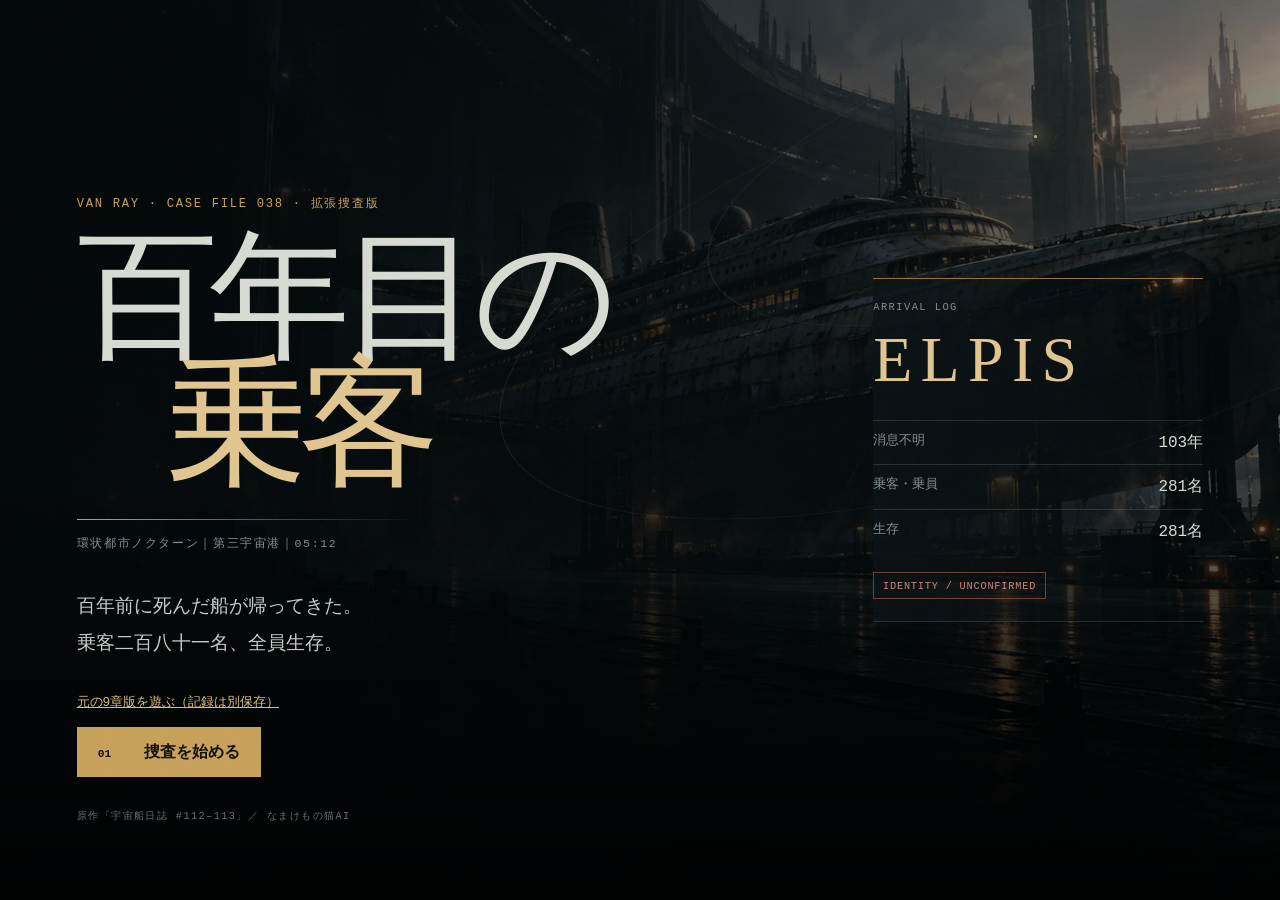
<file: index.html>
<!doctype html>
<html lang="ja">
  <head>
    <meta charset="UTF-8" />
    <meta name="viewport" content="width=device-width, initial-scale=1.0, viewport-fit=cover, interactive-widget=resizes-content" />
    <meta name="theme-color" content="#090d10" />
    <meta
      name="description"
      content="夜明けのない環状都市を歩き、無駄なものまで眺めるハードボイルド探偵ADV。"
    />
    <link
      rel="icon"
      type="image/svg+xml"
      href="data:image/svg+xml,%3Csvg xmlns='http://www.w3.org/2000/svg' viewBox='0 0 64 64'%3E%3Crect width='64' height='64' rx='10' fill='%23090d10'/%3E%3Cpath d='M14 13h9l9 30 9-30h9L36 53h-8z' fill='%23c6a15b'/%3E%3C/svg%3E"
    />
    <title>私立探偵ヴァン・レイ ― 百年目の乗客</title>
    <link rel="stylesheet" href="styles.css?v=9" />
    <script src="extension-data.js?v=1" defer></script>
    <script src="game.js?v=10" defer></script>
  </head>
  <body>
    <div class="grain" aria-hidden="true"></div>
    <audio id="jazz-player" preload="auto" loop playsinline>
      <source src="assets/nocturne-jazz-loop.ogg" type="audio/ogg; codecs=opus" />
      <source src="assets/nocturne-jazz-loop.mp3" type="audio/mpeg" />
    </audio>

    <main id="app">
      <section id="title-screen" class="title-screen" aria-labelledby="game-title">
        <div class="title-backdrop" aria-hidden="true">
          <div class="orbit-line orbit-line-a"></div>
          <div class="orbit-line orbit-line-b"></div>
          <div class="dock-beacon"></div>
        </div>

        <div class="title-content">
          <p class="kicker">VAN RAY · CASE FILE 038 · 拡張捜査版</p>
          <h1 id="game-title">
            <span>百年目の</span>
            <span>乗客</span>
          </h1>
          <div class="title-rule"></div>
          <p class="title-place">環状都市ノクターン｜第三宇宙港｜05:12</p>
          <p class="title-intro">
            百年前に死んだ船が帰ってきた。<br />乗客二百八十一名、全員生存。
          </p>

          <p class="edition-link"><a href="original/index.html">元の9章版を遊ぶ（記録は別保存）</a></p>
          <div class="title-actions">
            <button id="start-button" class="primary-button" type="button">
              <span class="button-index">01</span>
              捜査を始める
            </button>
            <button id="continue-button" class="secondary-button" type="button" hidden>
              続きから
            </button>
          </div>

          <p class="title-credit">原作「宇宙船日誌 #112–113」／ なまけもの猫AI</p>
        </div>

        <aside class="title-case-card" aria-label="事件概要">
          <p>ARRIVAL LOG</p>
          <strong>ELPIS</strong>
          <dl>
            <div><dt>消息不明</dt><dd>103年</dd></div>
            <div><dt>乗客・乗員</dt><dd>281名</dd></div>
            <div><dt>生存</dt><dd>281名</dd></div>
          </dl>
          <span class="case-status">IDENTITY / UNCONFIRMED</span>
        </aside>
      </section>

      <section id="game-screen" class="game-screen" hidden aria-label="ゲーム画面">
        <header class="game-header">
          <div class="case-mark">
            <span>CASE</span>
            <strong>038</strong>
          </div>
          <div class="location-readout">
            <span id="chapter-label">第一章</span>
            <strong id="location-label">第三宇宙港</strong>
          </div>
          <div class="header-meta">
            <span id="time-label">05:12</span>
            <span id="observation-count">観察 0</span>
            <button id="sound-button" class="icon-button" type="button" aria-pressed="false">
              JAZZ OFF
            </button>
            <button id="notes-button" class="icon-button" type="button">捜査メモ</button>
            <button
              id="command-toggle"
              class="command-toggle"
              type="button"
              aria-expanded="false"
              aria-controls="command-panel"
            >
              <span>捜査</span>
              <strong id="command-current">見る</strong>
              <span aria-hidden="true">▾</span>
            </button>
          </div>
        </header>

        <div class="orientation-gate" role="status">
          <span class="rotate-phone" aria-hidden="true">▱</span>
          <strong>端末を横向きにしてください</strong>
          <small>画像と文章を一画面で表示します</small>
          <button id="landscape-button" class="primary-button small" type="button">横画面で表示</button>
        </div>

        <div class="game-layout">
          <section class="scene-panel" aria-labelledby="scene-heading">
            <div class="scene-art" id="scene-art">
              <div class="scene-backdrop" id="scene-backdrop" role="img" aria-label="第三宇宙港に停泊する客船エルピス"></div>
              <div class="scene-vignette" aria-hidden="true"></div>

              <section id="prologue-panel" class="prologue-panel" hidden aria-live="polite">
                <div class="prologue-copy">
                  <div class="prologue-meta">
                    <span id="prologue-eyebrow">RING CITY NOCTURNE</span>
                    <span id="prologue-number">01 / 04</span>
                  </div>
                  <h2 id="prologue-title">夜明けのない街</h2>
                  <div class="prologue-rule" aria-hidden="true"></div>
                  <p id="prologue-text"></p>
                  <button id="prologue-next" class="primary-button" type="button">探偵を知る</button>
                </div>
              </section>

              <div id="speaker-stage" class="speaker-stage" hidden>
                <div id="speaker-stage-image" class="speaker-stage-image" role="img" aria-label=""></div>
                <span id="speaker-stage-label" class="speaker-stage-label"></span>
              </div>

              <div id="chapter-card" class="chapter-card" hidden>
                <p>VAN RAY · CASE FILE 038</p>
                <span id="chapter-card-number">CHAPTER 01</span>
                <h3 id="chapter-card-title">第一章　帰港</h3>
                <div class="chapter-card-rule"></div>
                <small id="chapter-card-place">第三宇宙港｜05:12</small>
                <button id="chapter-continue" class="primary-button" type="button">この章を始める</button>
              </div>

              <div class="scene-readout" aria-hidden="true">
                <span id="scene-code">NOC / DOCK 03</span>
                <strong id="scene-word">ELPIS</strong>
              </div>

              <div id="inspection-window" class="inspection-window" hidden>
                <div class="inspection-topline">
                  <span id="inspection-kind">OBSERVATION</span>
                  <span id="inspection-number">01</span>
                </div>
                <div id="inspection-image" class="inspection-image" role="img" aria-label=""></div>
                <div class="inspection-caption">
                  <span>SELECTED</span>
                  <strong id="inspection-label">客船《エルピス》</strong>
                </div>
              </div>

              <div class="scene-caption">
                <div>
                <p id="scene-eyebrow">RING CITY NOCTURNE</p>
                <h2 id="scene-heading">第三宇宙港</h2>
                </div>
                <p id="scene-caption-text">夜明けのない街にも、朝はある。</p>
              </div>
            </div>

            <section
              id="dialogue-panel"
              class="dialogue-panel"
              aria-live="polite"
              aria-atomic="true"
            >
              <div class="speaker-column">
                <div id="speaker-portrait" class="speaker-portrait" role="img" aria-label="ヴァン・レイ"></div>
                <div>
                  <span>SPEAKER</span>
                  <strong id="speaker-name">ヴァン・レイ</strong>
                </div>
              </div>
              <button id="dialogue-button" class="dialogue-button" type="button">
                <span id="dialogue-text">雨は降っていない。だが、街はいつも濡れている。</span>
                <span class="advance-mark" aria-hidden="true">▼</span>
              </button>
            </section>
          </section>

          <button id="command-scrim" class="command-scrim" type="button" aria-label="捜査メニューを閉じる" hidden></button>
          <aside id="command-panel" class="command-panel" role="dialog" aria-modal="true" aria-labelledby="command-panel-title" hidden>
            <div class="command-panel-header">
              <div>
                <span>CASE 038 / ACTION</span>
                <h2 id="command-panel-title">捜査コマンド</h2>
              </div>
              <button id="command-close" class="close-button" type="button" aria-label="捜査メニューを閉じる">×</button>
            </div>
            <div class="city-pulse" aria-live="off">
              <span>NOCTURNE / LIVE</span>
              <p id="city-pulse-text">内環線は翠江区で十二分遅延。振替便は第六層から発車します。</p>
            </div>
            <div id="command-verbs-level" class="command-level">
              <p class="command-step"><span>01</span> 行動を選ぶ</p>
              <nav class="verb-list" id="verb-list" aria-label="コマンド">
                <button class="verb-button is-active" type="button" data-verb="look">
                  <span>01</span><strong>見る</strong><small>物と風景を観察する</small>
                </button>
                <button class="verb-button" type="button" data-verb="talk">
                  <span>02</span><strong>話す</strong><small>その場の人物に聞く</small>
                </button>
                <button class="verb-button" type="button" data-verb="think">
                  <span>03</span><strong>考える</strong><small>手がかりを整理する</small>
                </button>
                <button class="verb-button" type="button" data-verb="move">
                  <span>04</span><strong>移動する</strong><small>場所を変える</small>
                </button>
              </nav>
            </div>

            <div id="command-targets-level" class="command-level" hidden>
              <button id="command-back" class="command-back" type="button">← 行動を選び直す</button>
              <div class="target-section">
                <div class="target-heading">
                  <span><b>02</b> <span id="target-label">見る</span></span>
                  <span id="target-hint">気になるものを選ぶ</span>
                </div>
                <div id="target-list" class="target-list" role="list"></div>
              </div>
            </div>
          </aside>
        </div>

        <section id="ending-screen" class="ending-screen" hidden aria-labelledby="ending-title">
          <div class="ending-card">
            <p class="kicker">CASE FILE 038 / CLOSED</p>
            <h2 id="ending-title">百年目の乗客</h2>
            <p class="ending-quote" id="ending-quote"></p>
            <div class="ending-observation">
              <span>この街で見たもの</span>
              <strong id="ending-count">0</strong>
              <small id="ending-total">/ 0</small>
            </div>
            <p class="ending-note" id="ending-note"></p>
            <p class="ending-credit">THE END · PRIVATE INVESTIGATOR VAN RAY / CASE 038</p>
            <div class="ending-actions">
              <button id="return-office" class="secondary-button" type="button">もう少し街に残る</button>
              <button id="close-case" class="primary-button" type="button">事件簿を閉じる</button>
            </div>
          </div>
        </section>

        <footer class="game-footer">
          <span>SPACE / ENTER：送る</span>
          <span>1–4：コマンド</span>
          <span id="autosave-label">AUTOSAVE</span>
        </footer>
      </section>
    </main>

    <dialog id="notes-dialog" class="notes-dialog">
      <div class="notes-header">
        <div>
          <p>VAN RAY / PRIVATE NOTES</p>
          <h2>捜査メモ</h2>
        </div>
        <button id="close-notes" class="close-button" type="button" aria-label="捜査メモを閉じる">×</button>
      </div>
      <div class="notes-body">
        <section class="detective-profile">
          <div id="profile-portrait" class="profile-portrait" role="img" aria-label="私立探偵ヴァン・レイ"></div>
          <div>
            <h3>探偵プロフィール</h3>
            <h4>ヴァン・レイ</h4>
            <p class="profile-meta">46歳｜灰鐘区生まれ｜元・港湾事故調査官</p>
            <p>低層の煉瓦街で、港の汽笛と三つの言語が混じるパブの上に育った。船体の傷、靴底の粉、機械の摩耗から、事故前の動きを復元する。</p>
            <dl class="profile-details">
              <div><dt>辞職</dt><dd>十二年前の第十一整備棟火災。作業員の過失とされた事故で、保守記録の改ざんを公表。十四名の名誉を戻し、局での席を失った。</dd></div>
              <div><dt>元相棒</dt><dd>音響鑑識官ミラ・シェン。五年前、外環植民船の調査団へ。置いていった携帯プレイヤーには、古いジャズが一曲だけ残っている。</dd></div>
              <div><dt>弱点</dt><dd>遺族に「どう感じた」と聞けない。代わりに、故人が触れた椅子や窓やカップを長く見る。</dd></div>
              <div><dt>持ち物</dt><dd>一本の地球産煙草。高価だからではなく、火をつければ思い出が一つ減る気がして吸わない。</dd></div>
            </dl>
          </div>
        </section>
        <section class="facts-section">
          <h3>判明したこと</h3>
          <ul id="fact-list" class="fact-list"></ul>
        </section>
        <section class="current-section">
          <h3>現在地</h3>
          <p id="notes-location"></p>
          <p id="notes-hint" class="notes-hint"></p>
        </section>
        <details class="history-section"><summary>会話の記録（直近250件）</summary><div id="dialogue-history"></div></details>
        <section class="notes-progress-section">
          <h3>街を見た記録</h3>
          <p class="big-count"><strong id="notes-count">0</strong><span id="notes-total">/ 0</span></p>
          <p>事件に関係のないものも含む。全部見る必要はない。</p>
        </section>
      </div>
      <div class="notes-footer">
        <button id="restart-button" class="text-button" type="button">最初から始める</button>
        <button id="resume-button" class="primary-button small" type="button">捜査に戻る</button>
      </div>
    </dialog>

    <dialog id="deduction-dialog" class="notes-dialog deduction-dialog" aria-labelledby="deduction-title">
      <p class="kicker">EVIDENCE / HYPOTHESIS</p>
      <h2 id="deduction-title">証拠を照合する</h2>
      <p>観察と証言から、言えることを選ぶ。考え直しても捜査は続けられる。</p>
      <div id="deduction-choices"></div>
      <button id="deduction-back" class="secondary-button" type="button">判断を保留して調べ直す</button>
    </dialog>
    <dialog id="restart-dialog" class="confirm-dialog">
      <p class="kicker">CLOSE CURRENT FILE?</p>
      <h2>最初から始めますか</h2>
      <p>現在の捜査記録は消去されます。</p>
      <div>
        <button id="cancel-restart" class="secondary-button" type="button">戻る</button>
        <button id="confirm-restart" class="danger-button" type="button">記録を消す</button>
      </div>
    </dialog>
  </body>
</html>
</file>
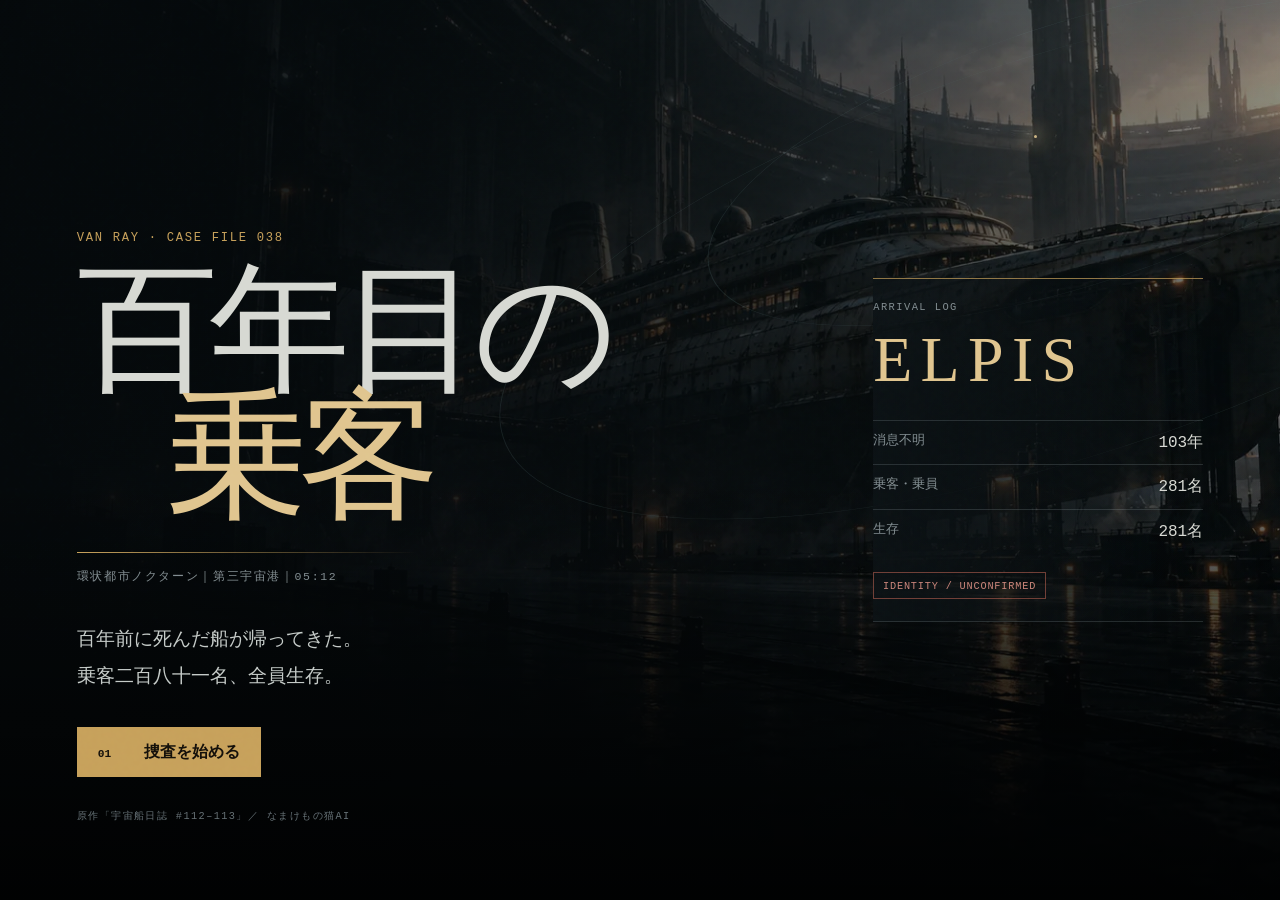
<file: original/index.html>
<!doctype html>
<html lang="ja">
  <head>
    <meta charset="UTF-8" />
    <meta name="viewport" content="width=device-width, initial-scale=1.0, viewport-fit=cover, interactive-widget=resizes-content" />
    <meta name="theme-color" content="#090d10" />
    <meta
      name="description"
      content="夜明けのない環状都市を歩き、無駄なものまで眺めるハードボイルド探偵ADV。"
    />
    <link
      rel="icon"
      type="image/svg+xml"
      href="data:image/svg+xml,%3Csvg xmlns='http://www.w3.org/2000/svg' viewBox='0 0 64 64'%3E%3Crect width='64' height='64' rx='10' fill='%23090d10'/%3E%3Cpath d='M14 13h9l9 30 9-30h9L36 53h-8z' fill='%23c6a15b'/%3E%3C/svg%3E"
    />
    <title>私立探偵ヴァン・レイ ― 百年目の乗客</title>
    <link rel="stylesheet" href="styles.css?v=8" />
    <script src="game.js?v=8" defer></script>
  </head>
  <body>
    <div class="grain" aria-hidden="true"></div>
    <audio id="jazz-player" preload="auto" loop playsinline>
      <source src="../assets/nocturne-jazz-loop.ogg" type="audio/ogg; codecs=opus" />
      <source src="../assets/nocturne-jazz-loop.mp3" type="audio/mpeg" />
    </audio>

    <main id="app">
      <section id="title-screen" class="title-screen" aria-labelledby="game-title">
        <div class="title-backdrop" aria-hidden="true">
          <div class="orbit-line orbit-line-a"></div>
          <div class="orbit-line orbit-line-b"></div>
          <div class="dock-beacon"></div>
        </div>

        <div class="title-content">
          <p class="kicker">VAN RAY · CASE FILE 038</p>
          <h1 id="game-title">
            <span>百年目の</span>
            <span>乗客</span>
          </h1>
          <div class="title-rule"></div>
          <p class="title-place">環状都市ノクターン｜第三宇宙港｜05:12</p>
          <p class="title-intro">
            百年前に死んだ船が帰ってきた。<br />乗客二百八十一名、全員生存。
          </p>

          <div class="title-actions">
            <button id="start-button" class="primary-button" type="button">
              <span class="button-index">01</span>
              捜査を始める
            </button>
            <button id="continue-button" class="secondary-button" type="button" hidden>
              続きから
            </button>
          </div>

          <p class="title-credit">原作「宇宙船日誌 #112–113」／ なまけもの猫AI</p>
        </div>

        <aside class="title-case-card" aria-label="事件概要">
          <p>ARRIVAL LOG</p>
          <strong>ELPIS</strong>
          <dl>
            <div><dt>消息不明</dt><dd>103年</dd></div>
            <div><dt>乗客・乗員</dt><dd>281名</dd></div>
            <div><dt>生存</dt><dd>281名</dd></div>
          </dl>
          <span class="case-status">IDENTITY / UNCONFIRMED</span>
        </aside>
      </section>

      <section id="game-screen" class="game-screen" hidden aria-label="ゲーム画面">
        <header class="game-header">
          <div class="case-mark">
            <span>CASE</span>
            <strong>038</strong>
          </div>
          <div class="location-readout">
            <span id="chapter-label">第一章</span>
            <strong id="location-label">第三宇宙港</strong>
          </div>
          <div class="header-meta">
            <span id="time-label">05:12</span>
            <span id="observation-count">観察 0</span>
            <button id="sound-button" class="icon-button" type="button" aria-pressed="false">
              JAZZ OFF
            </button>
            <button id="notes-button" class="icon-button" type="button">捜査メモ</button>
            <button
              id="command-toggle"
              class="command-toggle"
              type="button"
              aria-expanded="false"
              aria-controls="command-panel"
            >
              <span>捜査</span>
              <strong id="command-current">見る</strong>
              <span aria-hidden="true">▾</span>
            </button>
          </div>
        </header>

        <div class="orientation-gate" role="status">
          <span class="rotate-phone" aria-hidden="true">▱</span>
          <strong>端末を横向きにしてください</strong>
          <small>画像と文章を一画面で表示します</small>
          <button id="landscape-button" class="primary-button small" type="button">横画面で表示</button>
        </div>

        <div class="game-layout">
          <section class="scene-panel" aria-labelledby="scene-heading">
            <div class="scene-art" id="scene-art">
              <div class="scene-backdrop" id="scene-backdrop" role="img" aria-label="第三宇宙港に停泊する客船エルピス"></div>
              <div class="scene-vignette" aria-hidden="true"></div>

              <section id="prologue-panel" class="prologue-panel" hidden aria-live="polite">
                <div class="prologue-copy">
                  <div class="prologue-meta">
                    <span id="prologue-eyebrow">RING CITY NOCTURNE</span>
                    <span id="prologue-number">01 / 04</span>
                  </div>
                  <h2 id="prologue-title">夜明けのない街</h2>
                  <div class="prologue-rule" aria-hidden="true"></div>
                  <p id="prologue-text"></p>
                  <button id="prologue-next" class="primary-button" type="button">探偵を知る</button>
                </div>
              </section>

              <div id="speaker-stage" class="speaker-stage" hidden>
                <div id="speaker-stage-image" class="speaker-stage-image" role="img" aria-label=""></div>
                <span id="speaker-stage-label" class="speaker-stage-label"></span>
              </div>

              <div id="chapter-card" class="chapter-card" hidden>
                <p>VAN RAY · CASE FILE 038</p>
                <span id="chapter-card-number">CHAPTER 01</span>
                <h3 id="chapter-card-title">第一章　帰港</h3>
                <div class="chapter-card-rule"></div>
                <small id="chapter-card-place">第三宇宙港｜05:12</small>
                <button id="chapter-continue" class="primary-button" type="button">この章を始める</button>
              </div>

              <div class="scene-readout" aria-hidden="true">
                <span id="scene-code">NOC / DOCK 03</span>
                <strong id="scene-word">ELPIS</strong>
              </div>

              <div id="inspection-window" class="inspection-window" hidden>
                <div class="inspection-topline">
                  <span id="inspection-kind">OBSERVATION</span>
                  <span id="inspection-number">01</span>
                </div>
                <div id="inspection-image" class="inspection-image" role="img" aria-label=""></div>
                <div class="inspection-caption">
                  <span>SELECTED</span>
                  <strong id="inspection-label">客船《エルピス》</strong>
                </div>
              </div>

              <div class="scene-caption">
                <div>
                <p id="scene-eyebrow">RING CITY NOCTURNE</p>
                <h2 id="scene-heading">第三宇宙港</h2>
                </div>
                <p id="scene-caption-text">夜明けのない街にも、朝はある。</p>
              </div>
            </div>

            <section
              id="dialogue-panel"
              class="dialogue-panel"
              aria-live="polite"
              aria-atomic="true"
            >
              <div class="speaker-column">
                <div id="speaker-portrait" class="speaker-portrait" role="img" aria-label="ヴァン・レイ"></div>
                <div>
                  <span>SPEAKER</span>
                  <strong id="speaker-name">ヴァン・レイ</strong>
                </div>
              </div>
              <button id="dialogue-button" class="dialogue-button" type="button">
                <span id="dialogue-text">雨は降っていない。だが、街はいつも濡れている。</span>
                <span class="advance-mark" aria-hidden="true">▼</span>
              </button>
            </section>
          </section>

          <button id="command-scrim" class="command-scrim" type="button" aria-label="捜査メニューを閉じる" hidden></button>
          <aside id="command-panel" class="command-panel" role="dialog" aria-modal="true" aria-labelledby="command-panel-title" hidden>
            <div class="command-panel-header">
              <div>
                <span>CASE 038 / ACTION</span>
                <h2 id="command-panel-title">捜査コマンド</h2>
              </div>
              <button id="command-close" class="close-button" type="button" aria-label="捜査メニューを閉じる">×</button>
            </div>
            <div class="city-pulse" aria-live="off">
              <span>NOCTURNE / LIVE</span>
              <p id="city-pulse-text">内環線は翠江区で十二分遅延。振替便は第六層から発車します。</p>
            </div>
            <div id="command-verbs-level" class="command-level">
              <p class="command-step"><span>01</span> 行動を選ぶ</p>
              <nav class="verb-list" id="verb-list" aria-label="コマンド">
                <button class="verb-button is-active" type="button" data-verb="look">
                  <span>01</span><strong>見る</strong><small>物と風景を観察する</small>
                </button>
                <button class="verb-button" type="button" data-verb="talk">
                  <span>02</span><strong>話す</strong><small>その場の人物に聞く</small>
                </button>
                <button class="verb-button" type="button" data-verb="think">
                  <span>03</span><strong>考える</strong><small>手がかりを整理する</small>
                </button>
                <button class="verb-button" type="button" data-verb="move">
                  <span>04</span><strong>移動する</strong><small>場所を変える</small>
                </button>
              </nav>
            </div>

            <div id="command-targets-level" class="command-level" hidden>
              <button id="command-back" class="command-back" type="button">← 行動を選び直す</button>
              <div class="target-section">
                <div class="target-heading">
                  <span><b>02</b> <span id="target-label">見る</span></span>
                  <span id="target-hint">気になるものを選ぶ</span>
                </div>
                <div id="target-list" class="target-list" role="list"></div>
              </div>
            </div>
          </aside>
        </div>

        <section id="ending-screen" class="ending-screen" hidden aria-labelledby="ending-title">
          <div class="ending-card">
            <p class="kicker">CASE FILE 038 / CLOSED</p>
            <h2 id="ending-title">百年目の乗客</h2>
            <p class="ending-quote" id="ending-quote"></p>
            <div class="ending-observation">
              <span>この街で見たもの</span>
              <strong id="ending-count">0</strong>
              <small id="ending-total">/ 0</small>
            </div>
            <p class="ending-note" id="ending-note"></p>
            <p class="ending-credit">THE END · PRIVATE INVESTIGATOR VAN RAY / CASE 038</p>
            <div class="ending-actions">
              <button id="return-office" class="secondary-button" type="button">もう少し街に残る</button>
              <button id="close-case" class="primary-button" type="button">事件簿を閉じる</button>
            </div>
          </div>
        </section>

        <footer class="game-footer">
          <span>SPACE / ENTER：送る</span>
          <span>1–4：コマンド</span>
          <span id="autosave-label">AUTOSAVE</span>
        </footer>
      </section>
    </main>

    <dialog id="notes-dialog" class="notes-dialog">
      <div class="notes-header">
        <div>
          <p>VAN RAY / PRIVATE NOTES</p>
          <h2>捜査メモ</h2>
        </div>
        <button id="close-notes" class="close-button" type="button" aria-label="捜査メモを閉じる">×</button>
      </div>
      <div class="notes-body">
        <section class="detective-profile">
          <div id="profile-portrait" class="profile-portrait" role="img" aria-label="私立探偵ヴァン・レイ"></div>
          <div>
            <h3>探偵プロフィール</h3>
            <h4>ヴァン・レイ</h4>
            <p class="profile-meta">46歳｜灰鐘区生まれ｜元・港湾事故調査官</p>
            <p>低層の煉瓦街で、港の汽笛と三つの言語が混じるパブの上に育った。船体の傷、靴底の粉、機械の摩耗から、事故前の動きを復元する。</p>
            <dl class="profile-details">
              <div><dt>辞職</dt><dd>十二年前の第十一整備棟火災。作業員の過失とされた事故で、保守記録の改ざんを公表。十四名の名誉を戻し、局での席を失った。</dd></div>
              <div><dt>元相棒</dt><dd>音響鑑識官ミラ・シェン。五年前、外環植民船の調査団へ。置いていった携帯プレイヤーには、古いジャズが一曲だけ残っている。</dd></div>
              <div><dt>弱点</dt><dd>遺族に「どう感じた」と聞けない。代わりに、故人が触れた椅子や窓やカップを長く見る。</dd></div>
              <div><dt>持ち物</dt><dd>一本の地球産煙草。高価だからではなく、火をつければ思い出が一つ減る気がして吸わない。</dd></div>
            </dl>
          </div>
        </section>
        <section class="facts-section">
          <h3>判明したこと</h3>
          <ul id="fact-list" class="fact-list"></ul>
        </section>
        <section class="current-section">
          <h3>現在地</h3>
          <p id="notes-location"></p>
          <p id="notes-hint" class="notes-hint"></p>
        </section>
        <section class="notes-progress-section">
          <h3>街を見た記録</h3>
          <p class="big-count"><strong id="notes-count">0</strong><span id="notes-total">/ 0</span></p>
          <p>事件に関係のないものも含む。全部見る必要はない。</p>
        </section>
      </div>
      <div class="notes-footer">
        <button id="restart-button" class="text-button" type="button">最初から始める</button>
        <button id="resume-button" class="primary-button small" type="button">捜査に戻る</button>
      </div>
    </dialog>

    <dialog id="restart-dialog" class="confirm-dialog">
      <p class="kicker">CLOSE CURRENT FILE?</p>
      <h2>最初から始めますか</h2>
      <p>現在の捜査記録は消去されます。</p>
      <div>
        <button id="cancel-restart" class="secondary-button" type="button">戻る</button>
        <button id="confirm-restart" class="danger-button" type="button">記録を消す</button>
      </div>
    </dialog>
  </body>
</html>
</file>
<file: styles.css>
:root {
  color-scheme: dark;
  --ink: #070a0c;
  --panel: #0d1215;
  --panel-2: #12191d;
  --paper: #d7d9d3;
  --muted: #828d91;
  --line: rgba(194, 212, 214, 0.16);
  --line-strong: rgba(194, 212, 214, 0.32);
  --amber: #c7a15b;
  --amber-pale: #e0c58f;
  --teal: #3f777a;
  --danger: #a6584b;
  --serif: "Yu Mincho", "Hiragino Mincho ProN", "Noto Serif JP", serif;
  --sans: "Helvetica Neue", "Hiragino Kaku Gothic ProN", "Yu Gothic", sans-serif;
  --mono: "SFMono-Regular", Consolas, "Liberation Mono", monospace;
}

* {
  box-sizing: border-box;
}

html,
body {
  min-height: 100%;
  margin: 0;
  background: var(--ink);
  color: var(--paper);
}

body {
  min-height: 100dvh;
  overflow-x: hidden;
  font-family: var(--sans);
}

button {
  color: inherit;
  font: inherit;
}

button:focus-visible {
  outline: 2px solid var(--amber);
  outline-offset: 3px;
}

[hidden] {
  display: none !important;
}

.grain {
  position: fixed;
  z-index: 20;
  inset: 0;
  pointer-events: none;
  opacity: 0.13;
  mix-blend-mode: soft-light;
  background-image: url("data:image/svg+xml,%3Csvg viewBox='0 0 180 180' xmlns='http://www.w3.org/2000/svg'%3E%3Cfilter id='n'%3E%3CfeTurbulence type='fractalNoise' baseFrequency='.9' numOctaves='3' stitchTiles='stitch'/%3E%3C/filter%3E%3Crect width='100%25' height='100%25' filter='url(%23n)' opacity='.45'/%3E%3C/svg%3E");
}

#app {
  min-height: 100dvh;
}

.title-screen {
  position: relative;
  display: grid;
  min-height: 100dvh;
  grid-template-columns: minmax(0, 1fr) minmax(260px, 360px);
  align-items: end;
  gap: clamp(2rem, 6vw, 7rem);
  overflow: hidden;
  padding: clamp(2rem, 6vw, 6rem);
  background:
    linear-gradient(90deg, rgba(5, 9, 11, 0.98) 0%, rgba(5, 9, 11, 0.78) 48%, rgba(5, 9, 11, 0.38) 100%),
    linear-gradient(180deg, rgba(5, 9, 11, 0.1), rgba(5, 9, 11, 0.46)),
    url("assets/elpis-dock.webp") center 44% / cover no-repeat,
    radial-gradient(circle at 77% 24%, rgba(63, 119, 122, 0.22), transparent 24%),
    linear-gradient(145deg, #0e171b, #070a0c 64%);
}

.title-screen::after {
  content: "";
  position: absolute;
  inset: 0;
  pointer-events: none;
  background: linear-gradient(180deg, transparent 52%, rgba(0, 0, 0, 0.8));
}

.title-backdrop {
  position: absolute;
  inset: 0;
  opacity: 0.9;
  overflow: hidden;
}

.orbit-line {
  position: absolute;
  width: 92vw;
  aspect-ratio: 1;
  border: 1px solid rgba(136, 174, 177, 0.14);
  border-radius: 50%;
  transform: rotate(-18deg) scaleY(0.34);
}

.orbit-line-a {
  right: -29vw;
  top: -26vw;
}

.orbit-line-b {
  right: -14vw;
  top: -18vw;
  width: 60vw;
}

.dock-beacon {
  position: absolute;
  top: 15%;
  right: 19%;
  width: 3px;
  height: 3px;
  border-radius: 50%;
  background: var(--amber-pale);
  box-shadow: 0 0 18px 7px rgba(224, 197, 143, 0.34);
  animation: beacon 3.2s ease-in-out infinite;
}

.title-content,
.title-case-card {
  position: relative;
  z-index: 1;
}

.title-content {
  max-width: 720px;
}

.kicker,
.title-place,
.title-credit,
.title-case-card p,
.scene-caption p,
.game-footer,
.target-heading,
.notes-header p {
  font-family: var(--mono);
  letter-spacing: 0.14em;
  text-transform: uppercase;
}

.kicker {
  margin: 0 0 1.4rem;
  color: var(--amber);
  font-size: 0.76rem;
}

.title-content h1 {
  margin: 0;
  font-family: var(--serif);
  font-size: clamp(4rem, 11vw, 9.6rem);
  font-weight: 500;
  line-height: 0.9;
  letter-spacing: -0.06em;
}

.title-content h1 span {
  display: block;
}

.title-content h1 span:last-child {
  margin-left: clamp(2.4rem, 7vw, 7rem);
  color: var(--amber-pale);
}

.title-rule {
  width: min(340px, 62vw);
  height: 1px;
  margin: 2rem 0 1rem;
  background: linear-gradient(90deg, var(--amber), transparent);
}

.title-place {
  margin: 0;
  color: var(--muted);
  font-size: 0.72rem;
}

.title-intro {
  margin: 2.2rem 0 2rem;
  color: #c5cbc8;
  font-family: var(--serif);
  font-size: clamp(1rem, 2vw, 1.18rem);
  line-height: 2;
}

.title-actions {
  display: flex;
  flex-wrap: wrap;
  align-items: center;
  gap: 0.8rem;
}

.primary-button,
.secondary-button,
.danger-button {
  min-height: 50px;
  border: 1px solid var(--line-strong);
  padding: 0.85rem 1.25rem;
  cursor: pointer;
  transition: background 160ms ease, border-color 160ms ease, transform 160ms ease;
}

.primary-button {
  background: var(--amber);
  color: #14100a;
  border-color: var(--amber);
  font-weight: 700;
}

.primary-button:hover {
  background: var(--amber-pale);
  transform: translateY(-1px);
}

.primary-button.small {
  min-height: 42px;
  padding: 0.65rem 1rem;
}

.button-index {
  display: inline-block;
  margin-right: 1.8rem;
  font-family: var(--mono);
  font-size: 0.7rem;
}

.secondary-button {
  background: rgba(7, 10, 12, 0.54);
  color: var(--paper);
}

.secondary-button:hover {
  border-color: var(--amber);
  background: rgba(199, 161, 91, 0.08);
}

.danger-button {
  border-color: var(--danger);
  background: var(--danger);
  color: white;
}

.title-credit {
  margin: 2rem 0 0;
  color: #657075;
  font-size: 0.64rem;
}

.title-case-card {
  align-self: center;
  justify-self: end;
  width: min(100%, 330px);
  border-top: 1px solid rgba(199, 161, 91, 0.7);
  border-bottom: 1px solid var(--line);
  padding: 1.4rem 0;
  background: linear-gradient(90deg, rgba(12, 18, 21, 0.88), transparent);
}

.title-case-card p {
  margin: 0 0 0.65rem;
  color: var(--muted);
  font-size: 0.65rem;
}

.title-case-card > strong {
  display: block;
  margin-bottom: 1.4rem;
  color: var(--amber-pale);
  font-family: var(--serif);
  font-size: clamp(2.6rem, 5vw, 4.2rem);
  font-weight: 400;
  letter-spacing: 0.13em;
}

.title-case-card dl {
  margin: 0;
}

.title-case-card dl div {
  display: flex;
  justify-content: space-between;
  border-top: 1px solid var(--line);
  padding: 0.7rem 0;
}

.title-case-card dt {
  color: var(--muted);
  font-size: 0.8rem;
}

.title-case-card dd {
  margin: 0;
  font-family: var(--mono);
}

.case-status {
  display: inline-block;
  margin-top: 1.2rem;
  border: 1px solid rgba(166, 88, 75, 0.65);
  padding: 0.4rem 0.55rem;
  color: #ca857a;
  font-family: var(--mono);
  font-size: 0.64rem;
  letter-spacing: 0.08em;
}

.game-screen {
  display: flex;
  min-height: 100dvh;
  flex-direction: column;
  background: #080c0e;
}

.game-header {
  display: grid;
  min-height: 70px;
  grid-template-columns: auto minmax(0, 1fr) auto;
  align-items: stretch;
  border-bottom: 1px solid var(--line);
  background: rgba(7, 11, 13, 0.97);
}

.case-mark {
  display: flex;
  min-width: 105px;
  align-items: center;
  gap: 0.55rem;
  border-right: 1px solid var(--line);
  padding: 0 1.2rem;
}

.case-mark span {
  color: var(--muted);
  font-family: var(--mono);
  font-size: 0.62rem;
  writing-mode: vertical-rl;
}

.case-mark strong {
  color: var(--amber);
  font-family: var(--serif);
  font-size: 1.7rem;
  font-weight: 400;
}

.location-readout {
  display: flex;
  min-width: 0;
  flex-direction: column;
  justify-content: center;
  padding: 0 1.2rem;
}

.location-readout span {
  color: var(--amber);
  font-family: var(--mono);
  font-size: 0.64rem;
  letter-spacing: 0.14em;
}

.location-readout strong {
  overflow: hidden;
  margin-top: 0.15rem;
  font-family: var(--serif);
  font-size: 1rem;
  font-weight: 500;
  text-overflow: ellipsis;
  white-space: nowrap;
}

.header-meta {
  display: flex;
  align-items: center;
  gap: 1rem;
  padding: 0 1rem;
  color: var(--muted);
  font-family: var(--mono);
  font-size: 0.68rem;
}

.icon-button,
.close-button,
.text-button {
  border: 0;
  background: transparent;
  cursor: pointer;
}

.icon-button {
  border-left: 1px solid var(--line);
  padding: 0.55rem 0 0.55rem 1rem;
  color: #a6b0b1;
  font-size: 0.7rem;
}

.icon-button:hover,
.icon-button[aria-pressed="true"] {
  color: var(--amber-pale);
}

.game-layout {
  display: grid;
  min-height: 0;
  flex: 1 1 auto;
  grid-template-columns: minmax(0, 1fr) minmax(320px, 27vw);
}

.scene-panel {
  position: relative;
  display: flex;
  min-height: 620px;
  flex-direction: column;
  overflow: hidden;
  border-right: 1px solid var(--line);
  background: #0b1114;
}

.scene-art {
  position: relative;
  display: grid;
  min-height: 430px;
  flex: 1;
  place-items: center;
  overflow: hidden;
  background: #070a0c;
}

.scene-backdrop,
.scene-vignette {
  position: absolute;
  inset: 0;
}

.scene-backdrop {
  --scene-image: url("assets/elpis-dock.webp");
  overflow: hidden;
  background-color: #090e11;
  background-image:
    linear-gradient(180deg, rgba(5, 8, 10, 0.06), rgba(5, 8, 10, 0.2)),
    var(--scene-image);
  background-position: center, center;
  background-repeat: no-repeat;
  background-size: cover;
  transition: opacity 260ms ease, filter 260ms ease;
}

.scene-backdrop::before,
.scene-backdrop::after {
  display: none;
}

.scene-vignette {
  pointer-events: none;
  background:
    linear-gradient(180deg, rgba(5, 8, 10, 0.5), transparent 24%, transparent 58%, rgba(5, 8, 10, 0.74)),
    linear-gradient(90deg, rgba(5, 8, 10, 0.3), transparent 35%, rgba(5, 8, 10, 0.14));
}

.prologue-panel {
  position: absolute;
  z-index: 10;
  inset: 0;
  display: flex;
  align-items: center;
  padding: clamp(1.5rem, 5vw, 5rem);
  background:
    linear-gradient(90deg, rgba(4, 7, 9, 0.94) 0%, rgba(4, 7, 9, 0.88) 42%, rgba(4, 7, 9, 0.42) 69%, rgba(4, 7, 9, 0.1) 100%),
    linear-gradient(180deg, rgba(4, 7, 9, 0.18), rgba(4, 7, 9, 0.52));
}

.prologue-copy {
  position: relative;
  z-index: 12;
  width: min(56%, 660px);
  text-shadow: 0 2px 18px rgba(0, 0, 0, 0.82);
}

.prologue-panel.is-changing .prologue-copy {
  animation: prologue-copy-in 300ms ease-out both;
}

.prologue-meta {
  display: flex;
  align-items: center;
  justify-content: space-between;
  gap: 1rem;
  color: var(--amber);
  font-family: var(--mono);
  font-size: 0.66rem;
  letter-spacing: 0.17em;
}

.prologue-meta span:last-child {
  color: #839094;
}

.prologue-copy h2 {
  margin: 0.7rem 0 0;
  color: #eef0ea;
  font-family: var(--serif);
  font-size: clamp(2.25rem, 5.3vw, 5.2rem);
  font-weight: 400;
  letter-spacing: 0.045em;
  line-height: 1.08;
}

.prologue-rule {
  width: min(250px, 42vw);
  height: 1px;
  margin: 1.3rem 0 1rem;
  background: linear-gradient(90deg, var(--amber), rgba(199, 161, 91, 0));
}

.prologue-copy > p {
  max-width: 48em;
  margin: 0;
  color: #d2d7d4;
  font-family: var(--serif);
  font-size: clamp(1rem, 1.42vw, 1.16rem);
  letter-spacing: 0.025em;
  line-height: 1.85;
}

.prologue-copy .primary-button {
  min-width: 180px;
  margin-top: 1.4rem;
}

.scene-art.is-prologue .scene-caption,
.scene-art.is-prologue .scene-readout,
.scene-art.has-speaker .scene-caption {
  visibility: hidden;
  opacity: 0;
}

@keyframes prologue-copy-in {
  from { opacity: 0; transform: translateX(-12px); }
  to { opacity: 1; transform: translateX(0); }
}

.scene-glow {
  position: absolute;
  top: 18%;
  right: 14%;
  width: min(30vw, 420px);
  aspect-ratio: 2.9 / 1;
  border: 1px solid rgba(179, 202, 203, 0.15);
  border-radius: 50%;
  box-shadow: 0 0 80px rgba(63, 119, 122, 0.09), inset 0 0 28px rgba(63, 119, 122, 0.06);
  transform: rotate(-11deg);
}

.scene-grid {
  position: absolute;
  right: 0;
  bottom: 0;
  width: 66%;
  height: 46%;
  opacity: 0.2;
  background-image:
    linear-gradient(rgba(113, 148, 150, 0.18) 1px, transparent 1px),
    linear-gradient(90deg, rgba(113, 148, 150, 0.18) 1px, transparent 1px);
  background-size: 48px 48px;
  transform: perspective(500px) rotateX(66deg) scale(1.5);
  transform-origin: bottom;
}

.scene-readout {
  position: absolute;
  z-index: 2;
  right: clamp(1rem, 3vw, 2.5rem);
  bottom: 1.2rem;
  display: flex;
  flex-direction: column;
  align-items: end;
  opacity: 0.72;
}

.scene-readout span {
  color: #718387;
  font-family: var(--mono);
  font-size: clamp(0.65rem, 1vw, 0.8rem);
  letter-spacing: 0.22em;
}

.scene-readout strong {
  margin-top: 0.2rem;
  color: rgba(220, 225, 221, 0.36);
  font-family: var(--serif);
  font-size: clamp(1.8rem, 4vw, 4rem);
  font-weight: 400;
  letter-spacing: 0.08em;
  line-height: 0.9;
  text-transform: uppercase;
}

.inspection-window {
  position: relative;
  z-index: 6;
  width: min(52%, 450px, 52vh);
  aspect-ratio: 1;
  overflow: hidden;
  border: 1px solid rgba(224, 197, 143, 0.72);
  background: #090d0f;
  box-shadow:
    0 0 0 7px rgba(7, 10, 12, 0.72),
    0 24px 80px rgba(0, 0, 0, 0.72),
    0 0 46px rgba(199, 161, 91, 0.1);
  animation: inspection-in 220ms ease-out both;
}

.inspection-image {
  position: absolute;
  inset: 0;
  background-color: #0a0e10;
  background-position: center;
  background-repeat: no-repeat;
  background-size: cover;
  filter: saturate(0.92) contrast(1.04);
}

.inspection-topline,
.inspection-caption {
  position: absolute;
  z-index: 2;
  right: 0;
  left: 0;
  display: flex;
  align-items: center;
  justify-content: space-between;
  font-family: var(--mono);
  letter-spacing: 0.12em;
}

.inspection-topline {
  top: 0;
  padding: 0.62rem 0.75rem;
  color: #c2cdca;
  background: linear-gradient(180deg, rgba(4, 7, 8, 0.9), transparent);
  font-size: 0.62rem;
}

.inspection-caption {
  bottom: 0;
  min-height: 64px;
  padding: 0.72rem 0.85rem;
  color: #718085;
  background: linear-gradient(0deg, rgba(4, 7, 8, 0.98) 22%, rgba(4, 7, 8, 0.74) 68%, transparent);
  font-size: 0.58rem;
}

.inspection-caption strong {
  color: var(--amber-pale);
  font-family: var(--serif);
  font-size: clamp(1rem, 1.7vw, 1.2rem);
  font-weight: 500;
  letter-spacing: 0.02em;
}

.chapter-card {
  position: absolute;
  z-index: 12;
  inset: 0;
  display: flex;
  align-items: center;
  justify-content: center;
  flex-direction: column;
  padding: 2rem;
  background:
    linear-gradient(90deg, rgba(4, 7, 9, 0.88), rgba(4, 7, 9, 0.34) 52%, rgba(4, 7, 9, 0.12)),
    linear-gradient(180deg, rgba(4, 7, 9, 0.18), rgba(4, 7, 9, 0.58));
  backdrop-filter: none;
  text-align: center;
  animation: chapter-in 380ms ease-out both;
}

.chapter-card p,
.chapter-card span,
.chapter-card small {
  font-family: var(--mono);
  letter-spacing: 0.16em;
}

.chapter-card p {
  margin: 0 0 2rem;
  color: #58666b;
  font-size: 0.62rem;
}

.chapter-card span {
  color: var(--amber);
  font-size: 0.7rem;
}

.chapter-card h3 {
  margin: 0.7rem 0 0;
  font-family: var(--serif);
  font-size: clamp(2.2rem, 6vw, 5.2rem);
  font-weight: 400;
  letter-spacing: 0.06em;
}

.chapter-card-rule {
  width: min(260px, 60vw);
  height: 1px;
  margin: 1.5rem 0 1rem;
  background: linear-gradient(90deg, transparent, var(--amber), transparent);
}

.chapter-card small {
  margin-bottom: 2rem;
  color: #849095;
  font-size: 0.66rem;
}

.signal-bars {
  position: absolute;
  right: 2.4rem;
  bottom: 2.2rem;
  display: flex;
  align-items: end;
  gap: 4px;
  height: 24px;
}

.signal-bars span {
  width: 3px;
  background: var(--amber);
  animation: signal 2.8s ease-in-out infinite;
}

.signal-bars span:nth-child(1) { height: 25%; }
.signal-bars span:nth-child(2) { height: 65%; animation-delay: 180ms; }
.signal-bars span:nth-child(3) { height: 100%; animation-delay: 360ms; }
.signal-bars span:nth-child(4) { height: 46%; animation-delay: 540ms; }
.signal-bars span:nth-child(5) { height: 78%; animation-delay: 720ms; }

.scene-caption {
  position: absolute;
  z-index: 3;
  top: 0;
  right: 0;
  left: 0;
  display: flex;
  align-items: center;
  justify-content: space-between;
  gap: 2rem;
  padding: 1rem clamp(1rem, 3vw, 2.2rem);
  background: linear-gradient(180deg, rgba(4, 7, 8, 0.86), transparent);
  pointer-events: none;
  transition: opacity 150ms ease, visibility 150ms ease;
}

.scene-caption p {
  margin: 0;
  color: var(--muted);
  font-size: 0.62rem;
  line-height: 1.6;
}

.scene-caption h2 {
  margin: 0.3rem 0 0;
  font-family: var(--serif);
  font-size: clamp(1.05rem, 1.7vw, 1.45rem);
  font-weight: 500;
}

.scene-caption > p {
  max-width: 44ch;
  color: #9ba5a4;
  font-family: var(--serif);
  font-size: 0.86rem;
  letter-spacing: 0.02em;
  text-align: right;
  text-transform: none;
}

.command-panel {
  display: flex;
  min-height: 0;
  flex-direction: column;
  background: #0a0e10;
}

.city-pulse {
  display: grid;
  min-height: 64px;
  grid-template-columns: auto 1fr;
  align-items: center;
  gap: 0.9rem;
  border-bottom: 1px solid var(--line);
  padding: 0.7rem 0.9rem;
  background: #080d0f;
}

.city-pulse span {
  color: var(--amber);
  font-family: var(--mono);
  font-size: 0.58rem;
  letter-spacing: 0.1em;
  white-space: nowrap;
}

.city-pulse p {
  margin: 0;
  color: #879397;
  font-family: var(--serif);
  font-size: 0.76rem;
  line-height: 1.55;
  transition: opacity 180ms ease, transform 180ms ease;
}

.city-pulse p.is-changing {
  opacity: 0;
  transform: translateY(3px);
}

.verb-list {
  display: grid;
  grid-template-columns: repeat(2, 1fr);
  border-bottom: 1px solid var(--line);
}

.verb-button {
  min-height: 58px;
  border: 0;
  border-right: 1px solid var(--line);
  border-bottom: 1px solid var(--line);
  background: #0c1114;
  color: #aeb6b4;
  cursor: pointer;
  text-align: left;
  transition: background 140ms ease, color 140ms ease;
}

.verb-button:nth-child(even) {
  border-right: 0;
}

.verb-button:nth-child(n + 3) {
  border-bottom: 0;
}

.verb-button span {
  margin: 0 0.7rem 0 0.9rem;
  color: #505d61;
  font-family: var(--mono);
  font-size: 0.62rem;
}

.verb-button:hover {
  color: var(--paper);
  background: #11191c;
}

.verb-button.is-active {
  background: var(--amber);
  color: #15110b;
  font-weight: 700;
}

.verb-button.is-active span {
  color: rgba(21, 17, 11, 0.52);
}

.target-section {
  display: flex;
  min-height: 0;
  flex: 1;
  flex-direction: column;
  padding: 1rem;
}

.target-heading {
  display: flex;
  align-items: center;
  justify-content: space-between;
  padding: 0.25rem 0.25rem 0.8rem;
  color: var(--muted);
  font-size: 0.62rem;
}

#target-label {
  color: var(--amber);
}

.target-list {
  display: grid;
  min-height: 0;
  grid-template-columns: repeat(2, minmax(0, 1fr));
  align-content: start;
  gap: 0.5rem;
  overflow-y: auto;
  overscroll-behavior: contain;
  padding: 0.1rem 0.2rem 1rem;
  scrollbar-color: #374247 transparent;
}

.target-button {
  position: relative;
  min-height: 46px;
  border: 1px solid var(--line);
  background: #0e1518;
  padding: 0.75rem 0.72rem;
  color: #b7bebb;
  cursor: pointer;
  font-family: var(--serif);
  font-size: 0.92rem;
  text-align: left;
  transition: border-color 130ms ease, background 130ms ease, color 130ms ease;
}

.target-button:hover {
  border-color: rgba(199, 161, 91, 0.65);
  background: #141b1e;
  color: #ece9df;
}

.target-button.is-seen {
  color: #738084;
}

.target-button.is-seen::after {
  content: "";
  position: absolute;
  top: 9px;
  right: 9px;
  width: 4px;
  height: 4px;
  border-radius: 50%;
  background: var(--amber);
  opacity: 0.72;
}

.target-button.is-next {
  grid-column: 1 / -1;
  border-color: rgba(199, 161, 91, 0.54);
  background: rgba(199, 161, 91, 0.1);
  color: var(--amber-pale);
}

.target-button.is-locked {
  color: #687276;
}

.target-button small {
  display: block;
  margin-top: 0.25rem;
  color: #59666a;
  font-family: var(--sans);
  font-size: 0.68rem;
}

.dialogue-panel {
  display: grid;
  min-height: 164px;
  grid-template-columns: minmax(210px, 19vw) 1fr;
  border-top: 1px solid rgba(199, 161, 91, 0.42);
  background: rgba(7, 11, 13, 0.98);
}

.speaker-column {
  display: grid;
  grid-template-columns: 88px minmax(0, 1fr);
  align-items: center;
  gap: 0.8rem;
  border-right: 1px solid var(--line);
  padding: 0.7rem 1rem;
}

.speaker-portrait {
  width: 88px;
  aspect-ratio: 1;
  border: 1px solid rgba(199, 161, 91, 0.35);
  background:
    linear-gradient(145deg, rgba(63, 119, 122, 0.25), rgba(7, 10, 12, 0.88)),
    url("assets/character-portraits.webp") left top / 200% 200% no-repeat;
  filter: saturate(0.82);
}

.speaker-column span {
  color: #526166;
  font-family: var(--mono);
  font-size: 0.59rem;
  letter-spacing: 0.15em;
}

.speaker-column strong {
  display: block;
  margin-top: 0.45rem;
  color: var(--amber-pale);
  font-family: var(--serif);
  font-size: clamp(1rem, 1.8vw, 1.25rem);
  font-weight: 500;
}

.dialogue-button {
  position: relative;
  width: 100%;
  min-height: 162px;
  border: 0;
  background: transparent;
  padding: 1.4rem clamp(2.4rem, 5vw, 5rem) 1.4rem clamp(1.4rem, 3vw, 2.8rem);
  cursor: pointer;
  font-family: var(--serif);
  font-size: clamp(1rem, 1.45vw, 1.16rem);
  line-height: 1.9;
  text-align: left;
}

@keyframes inspection-in {
  from { opacity: 0; transform: scale(0.94); }
  to { opacity: 1; transform: scale(1); }
}

@keyframes chapter-in {
  from { opacity: 0; }
  to { opacity: 1; }
}

.advance-mark {
  position: absolute;
  right: 1.5rem;
  bottom: 1rem;
  color: var(--amber);
  font-family: var(--sans);
  font-size: 0.58rem;
  animation: pulse 1.4s ease-in-out infinite;
}

.dialogue-panel.is-typing .advance-mark {
  opacity: 0;
}

.game-footer {
  display: flex;
  min-height: 28px;
  align-items: center;
  gap: 1.5rem;
  border-top: 1px solid var(--line);
  padding: 0 1rem;
  color: #465359;
  font-size: 0.56rem;
}

#autosave-label {
  margin-left: auto;
  color: #59666a;
}

#autosave-label.is-saving {
  color: var(--amber);
}

.notes-dialog,
.confirm-dialog {
  border: 1px solid var(--line-strong);
  color: var(--paper);
  background: #0c1114;
  box-shadow: 0 28px 100px rgba(0, 0, 0, 0.68);
}

.notes-dialog::backdrop,
.confirm-dialog::backdrop {
  background: rgba(2, 4, 5, 0.8);
  backdrop-filter: blur(4px);
}

.notes-dialog {
  width: min(860px, calc(100vw - 2rem));
  max-height: min(760px, calc(100dvh - 2rem));
  padding: 0;
}

.notes-header {
  display: flex;
  align-items: center;
  justify-content: space-between;
  border-bottom: 1px solid var(--line);
  padding: 1.2rem 1.5rem;
}

.notes-header p {
  margin: 0;
  color: var(--amber);
  font-size: 0.58rem;
}

.notes-header h2 {
  margin: 0.3rem 0 0;
  font-family: var(--serif);
  font-size: 1.5rem;
  font-weight: 500;
}

.close-button {
  width: 42px;
  height: 42px;
  color: var(--muted);
  font-size: 1.6rem;
}

.notes-body {
  display: grid;
  grid-template-columns: 1.2fr 1fr;
  gap: 1px;
  overflow-y: auto;
  background: var(--line);
}

.notes-body section {
  min-height: 170px;
  padding: 1.5rem;
  background: #0c1114;
}

.detective-profile {
  display: grid;
  grid-column: 1 / -1;
  grid-template-columns: 150px 1fr;
  gap: 1.25rem;
}

.profile-portrait {
  width: 150px;
  aspect-ratio: 1;
  border: 1px solid rgba(199, 161, 91, 0.38);
  background:
    linear-gradient(145deg, rgba(63, 119, 122, 0.2), rgba(7, 10, 12, 0.82)),
    url("assets/character-portraits.webp") left top / 200% 200% no-repeat;
}

.detective-profile h4 {
  margin: -0.25rem 0 0.25rem;
  color: var(--amber-pale);
  font-family: var(--serif);
  font-size: 1.7rem;
  font-weight: 500;
}

.detective-profile p {
  margin: 0.55rem 0 0;
  color: #a7b0ae;
  font-family: var(--serif);
  font-size: 0.84rem;
  line-height: 1.7;
}

.detective-profile .profile-meta {
  margin-top: 0;
  color: #6f7d81;
  font-family: var(--mono);
  font-size: 0.67rem;
  letter-spacing: 0.06em;
}

.profile-details {
  display: grid;
  grid-template-columns: repeat(2, minmax(0, 1fr));
  gap: 0.7rem 1.2rem;
  margin: 1rem 0 0;
}

.profile-details div {
  border-top: 1px solid var(--line);
  padding-top: 0.65rem;
}

.profile-details dt {
  color: var(--amber);
  font-family: var(--mono);
  font-size: 0.6rem;
  letter-spacing: 0.12em;
}

.profile-details dd {
  margin: 0.32rem 0 0;
  color: #929d9c;
  font-family: var(--serif);
  font-size: 0.76rem;
  line-height: 1.65;
}

.notes-body h3 {
  margin: 0 0 1rem;
  color: var(--muted);
  font-family: var(--mono);
  font-size: 0.68rem;
  font-weight: 400;
  letter-spacing: 0.12em;
}

.fact-list {
  margin: 0;
  padding: 0;
  list-style: none;
}

.fact-list li {
  position: relative;
  border-bottom: 1px solid var(--line);
  padding: 0.72rem 0 0.72rem 1.1rem;
  font-family: var(--serif);
  line-height: 1.65;
}

.fact-list li::before {
  content: "";
  position: absolute;
  top: 1.25rem;
  left: 0;
  width: 5px;
  height: 1px;
  background: var(--amber);
}

.notes-hint {
  color: var(--amber-pale);
  font-family: var(--serif);
  line-height: 1.8;
}

.big-count {
  display: flex;
  align-items: baseline;
  gap: 0.35rem;
  margin: 0.5rem 0;
  font-family: var(--mono);
}

.big-count strong {
  color: var(--amber-pale);
  font-size: 2.8rem;
  font-weight: 400;
}

.big-count span {
  color: var(--muted);
}

.notes-progress-section > p:last-child {
  color: var(--muted);
  font-size: 0.78rem;
}

.notes-footer {
  display: flex;
  align-items: center;
  justify-content: space-between;
  border-top: 1px solid var(--line);
  padding: 1rem 1.5rem;
}

.text-button {
  padding: 0.7rem 0;
  color: var(--muted);
  font-size: 0.78rem;
  text-decoration: underline;
  text-underline-offset: 4px;
}

.confirm-dialog {
  width: min(440px, calc(100vw - 2rem));
  padding: 2rem;
}

.confirm-dialog h2 {
  margin: 0.2rem 0 1rem;
  font-family: var(--serif);
  font-weight: 500;
}

.confirm-dialog > p:not(.kicker) {
  color: var(--muted);
}

.confirm-dialog > div {
  display: flex;
  justify-content: flex-end;
  gap: 0.6rem;
  margin-top: 1.8rem;
}

.ending-screen {
  display: flex;
  min-height: 0;
  flex: 1;
  overflow-y: auto;
  overscroll-behavior: contain;
  padding: clamp(1.2rem, 5vw, 4rem);
  background:
    linear-gradient(90deg, rgba(5, 8, 10, 0.97), rgba(5, 8, 10, 0.68)),
    url("assets/elpis-dock.webp") center / cover no-repeat;
}

.ending-card {
  display: grid;
  flex: 0 0 auto;
  width: min(640px, 100%);
  margin: auto;
  border: 1px solid var(--line-strong);
  padding: clamp(1.5rem, 5vw, 4rem);
  background: rgba(8, 12, 14, 0.88);
  text-align: center;
}

.ending-card h2 {
  margin: 0.4rem 0 1.8rem;
  font-family: var(--serif);
  font-size: clamp(2.3rem, 6vw, 4.8rem);
  font-weight: 400;
  letter-spacing: 0.04em;
}

.ending-quote {
  margin: 0 auto 2rem;
  color: #c1c7c4;
  font-family: var(--serif);
  font-size: clamp(1rem, 2vw, 1.25rem);
  line-height: 2;
}

.ending-observation {
  display: flex;
  align-items: baseline;
  justify-content: center;
  gap: 0.5rem;
  border-top: 1px solid var(--line);
  border-bottom: 1px solid var(--line);
  padding: 1.4rem 0;
}

.ending-observation span {
  margin-right: 1rem;
  color: var(--muted);
  font-family: var(--mono);
  font-size: 0.68rem;
  letter-spacing: 0.1em;
}

.ending-observation strong {
  color: var(--amber-pale);
  font-family: var(--serif);
  font-size: clamp(3.5rem, 10vw, 7rem);
  font-weight: 400;
  line-height: 1;
}

.ending-observation small {
  color: var(--muted);
  font-family: var(--mono);
}

.ending-note {
  min-height: 3.5rem;
  margin: 1.6rem auto;
  color: #8e9a9c;
  font-family: var(--serif);
  line-height: 1.8;
}

.ending-credit {
  margin: 0.15rem 0 1rem;
  color: #677276;
  font-family: var(--mono);
  font-size: 0.62rem;
  letter-spacing: 0.11em;
}

.ending-actions {
  display: flex;
  flex-wrap: wrap;
  justify-content: center;
  gap: 0.7rem;
}

@keyframes beacon {
  0%, 100% { opacity: 0.38; }
  48% { opacity: 1; }
}

@keyframes signal {
  0%, 100% { opacity: 0.35; transform: scaleY(0.65); }
  50% { opacity: 0.95; transform: scaleY(1); }
}

@keyframes pulse {
  0%, 100% { opacity: 0.35; transform: translateY(0); }
  50% { opacity: 1; transform: translateY(3px); }
}

@media (max-width: 860px) {
  .title-screen {
    grid-template-columns: 1fr;
    align-items: end;
  }

  .title-case-card {
    display: none;
  }

  .game-header {
    grid-template-columns: auto 1fr;
  }

  .header-meta {
    grid-column: 1 / -1;
    min-height: 40px;
    justify-content: flex-end;
    border-top: 1px solid var(--line);
  }

  .game-layout {
    grid-template-columns: 1fr;
  }

  .scene-panel {
    min-height: 590px;
    border-right: 0;
  }

  .scene-art {
    min-height: 410px;
  }

  .inspection-window {
    width: min(54vw, 390px);
  }

  .command-panel {
    border-top: 1px solid var(--line);
  }

  .verb-list {
    grid-template-columns: repeat(4, 1fr);
  }

  .verb-button,
  .verb-button:nth-child(n) {
    border-right: 1px solid var(--line);
    border-bottom: 0;
    padding: 0.5rem 0.25rem;
    text-align: center;
  }

  .verb-button:last-child {
    border-right: 0;
  }

  .verb-button span {
    display: none;
  }

  .target-section {
    min-height: 188px;
  }

  .target-list {
    grid-template-columns: repeat(3, minmax(0, 1fr));
    max-height: 170px;
  }

  .dialogue-panel {
    grid-template-columns: minmax(190px, 28vw) 1fr;
  }
}

@media (max-width: 560px) {
  .title-screen {
    padding: 1.5rem;
  }

  .title-content h1 {
    font-size: clamp(3.8rem, 21vw, 6.4rem);
  }

  .title-intro {
    font-size: 0.95rem;
  }

  .case-mark {
    min-width: 76px;
    padding: 0 0.7rem;
  }

  .location-readout {
    padding: 0 0.8rem;
  }

  .header-meta {
    gap: 0.7rem;
    padding: 0 0.7rem;
  }

  #observation-count {
    margin-right: auto;
  }

  .icon-button {
    padding-left: 0.7rem;
  }

  .scene-panel {
    min-height: 570px;
  }

  .scene-art {
    min-height: 350px;
  }

  .scene-readout {
    right: 1rem;
    bottom: 0.8rem;
  }

  .inspection-window {
    width: min(78vw, 320px);
  }

  .scene-caption {
    min-height: 76px;
    padding: 0.7rem 1rem;
  }

  .scene-caption > p {
    display: none;
  }

  .target-section {
    min-height: 176px;
    padding: 0.7rem;
  }

  .target-list {
    grid-template-columns: repeat(2, minmax(0, 1fr));
    max-height: 150px;
  }

  .target-button {
    min-height: 42px;
    padding: 0.62rem;
    font-size: 0.87rem;
  }

  .dialogue-panel {
    min-height: 192px;
    grid-template-columns: 1fr;
  }

  .speaker-column {
    min-height: 58px;
    display: grid;
    grid-template-columns: 48px 1fr;
    align-items: center;
    gap: 0.7rem;
    border-right: 0;
    border-bottom: 1px solid var(--line);
    padding: 0.55rem 1rem;
  }

  .speaker-portrait {
    width: 48px;
  }

  .speaker-column strong {
    margin: 0;
    font-size: 0.95rem;
  }

  .dialogue-button {
    min-height: 108px;
    padding: 0.9rem 2.2rem 0.9rem 1rem;
    font-size: 0.98rem;
    line-height: 1.75;
  }

  .game-footer {
    display: none;
  }

  .notes-body {
    grid-template-columns: 1fr;
  }

  .detective-profile {
    grid-column: auto;
    grid-template-columns: 88px 1fr;
  }

  .profile-portrait {
    width: 88px;
  }

  .profile-details {
    grid-column: 1 / -1;
    grid-template-columns: 1fr;
  }
}

@media (prefers-reduced-motion: reduce) {
  *,
  *::before,
  *::after {
    scroll-behavior: auto !important;
    animation-duration: 0.01ms !important;
    animation-iteration-count: 1 !important;
    transition-duration: 0.01ms !important;
  }
}

/* Full-screen investigation layout and two-step command drawer */
.game-screen {
  height: 100dvh;
  min-height: 0;
  overflow: hidden;
  overscroll-behavior: none;
}

.game-screen button {
  touch-action: manipulation;
}

.game-layout {
  position: relative;
  display: block;
  min-height: 0;
  overflow: hidden;
}

.scene-panel {
  position: relative;
  width: 100%;
  height: 100%;
  min-height: 0;
  border-right: 0;
}

.scene-art {
  width: 100%;
  height: 100%;
  min-height: 0;
}

.dialogue-panel {
  position: absolute;
  z-index: 14;
  right: clamp(18px, 3vw, 48px);
  bottom: clamp(16px, 2.5vh, 30px);
  left: clamp(18px, 3vw, 48px);
  min-height: 132px;
  grid-template-columns: minmax(170px, 18vw) minmax(0, 1fr);
  overflow: hidden;
  border: 1px solid rgba(224, 197, 143, 0.44);
  border-radius: 3px;
  background: rgba(6, 10, 12, 0.68);
  box-shadow: 0 18px 54px rgba(0, 0, 0, 0.36);
  backdrop-filter: blur(12px) saturate(0.78);
  transition: opacity 150ms ease, visibility 150ms ease, transform 150ms ease;
}

.dialogue-button {
  min-height: 130px;
}

.speaker-portrait {
  width: 72px;
}

.speaker-stage {
  position: absolute;
  z-index: 11;
  bottom: clamp(168px, 21vh, 220px);
  width: min(29vw, 310px, 40vh);
  aspect-ratio: 1;
  overflow: hidden;
  border: 1px solid rgba(224, 197, 143, 0.62);
  background: #080c0e;
  box-shadow:
    0 0 0 6px rgba(6, 10, 12, 0.42),
    0 22px 70px rgba(0, 0, 0, 0.58);
  pointer-events: none;
  transition: opacity 150ms ease, visibility 150ms ease, transform 150ms ease;
  animation: speaker-stage-in 200ms ease-out both;
}

.speaker-stage.is-left {
  left: clamp(26px, 7vw, 120px);
}

.speaker-stage.is-right {
  right: clamp(26px, 7vw, 120px);
}

.scene-art.is-prologue .speaker-stage {
  right: clamp(24px, 6vw, 92px);
  bottom: 50%;
  left: auto;
  width: min(29vw, 300px, 48vh);
  animation: none;
  transform: translateY(50%);
}

.speaker-stage-image {
  position: absolute;
  inset: 0;
  background-color: #080c0e;
  background-position: center;
  background-repeat: no-repeat;
  filter: saturate(0.88) contrast(1.03);
}

.speaker-stage-label {
  position: absolute;
  right: 0;
  bottom: 0;
  left: 0;
  padding: 1.6rem 0.7rem 0.55rem;
  color: var(--amber-pale);
  background: linear-gradient(0deg, rgba(4, 7, 8, 0.94), transparent);
  font-family: var(--serif);
  font-size: 0.88rem;
  letter-spacing: 0.08em;
}

.game-screen.is-command-open .dialogue-panel,
.game-screen.is-command-open .speaker-stage {
  visibility: hidden;
  opacity: 0;
  pointer-events: none;
  transform: translateY(8px);
}

.scene-art.is-background-focus .scene-vignette {
  background:
    linear-gradient(180deg, rgba(5, 8, 10, 0.16), transparent 38%, rgba(5, 8, 10, 0.38)),
    linear-gradient(90deg, rgba(5, 8, 10, 0.42), transparent 58%);
}

@keyframes speaker-stage-in {
  from { opacity: 0; transform: translateY(8px) scale(0.97); }
  to { opacity: 1; transform: translateY(0) scale(1); }
}

.command-toggle {
  display: inline-flex;
  min-width: 124px;
  min-height: 44px;
  align-items: center;
  justify-content: space-between;
  gap: 0.6rem;
  border: 1px solid rgba(199, 161, 91, 0.58);
  background: rgba(199, 161, 91, 0.11);
  padding: 0.55rem 0.72rem;
  color: var(--amber-pale);
  cursor: pointer;
  font-family: var(--mono);
}

.command-toggle > span:first-child {
  color: #879397;
  font-size: 0.6rem;
  letter-spacing: 0.12em;
}

.command-toggle strong {
  font-family: var(--serif);
  font-size: 0.9rem;
  font-weight: 500;
}

.command-toggle:hover,
.command-toggle[aria-expanded="true"] {
  border-color: var(--amber);
  background: rgba(199, 161, 91, 0.2);
}

.command-toggle:disabled {
  cursor: default;
  opacity: 0.48;
}

.command-scrim {
  position: fixed;
  z-index: 39;
  inset: 70px 0 28px;
  border: 0;
  background: rgba(2, 4, 5, 0.64);
  cursor: default;
  backdrop-filter: blur(3px);
}

.command-panel {
  position: fixed;
  z-index: 40;
  top: 70px;
  right: 0;
  bottom: 28px;
  display: flex;
  width: min(430px, 92vw);
  min-height: 0;
  flex-direction: column;
  overflow: hidden;
  border-left: 1px solid rgba(199, 161, 91, 0.46);
  background: rgba(8, 13, 15, 0.98);
  box-shadow: -24px 0 72px rgba(0, 0, 0, 0.62);
  animation: command-drawer-in 180ms ease-out both;
}

.command-panel-header {
  display: flex;
  min-height: 72px;
  align-items: center;
  justify-content: space-between;
  border-bottom: 1px solid var(--line);
  padding: 0.9rem 1rem;
}

.command-panel-header span,
.command-step,
.command-back {
  font-family: var(--mono);
  letter-spacing: 0.1em;
}

.command-panel-header span {
  color: #5d6a6e;
  font-size: 0.58rem;
}

.command-panel-header h2 {
  margin: 0.24rem 0 0;
  font-family: var(--serif);
  font-size: 1.15rem;
  font-weight: 500;
}

.command-level {
  display: flex;
  min-height: 0;
  flex: 1;
  flex-direction: column;
  overflow: hidden;
}

.command-step {
  margin: 0;
  border-bottom: 1px solid var(--line);
  padding: 0.85rem 1rem;
  color: #8b9799;
  font-size: 0.66rem;
}

.command-step span,
.target-heading b {
  margin-right: 0.45rem;
  color: var(--amber);
  font-weight: 400;
}

.command-panel .verb-list {
  display: grid;
  grid-template-columns: 1fr;
  border: 0;
}

.command-panel .verb-button,
.command-panel .verb-button:nth-child(n) {
  display: grid;
  min-height: 74px;
  grid-template-columns: 42px 88px 1fr;
  align-items: center;
  border: 0;
  border-bottom: 1px solid var(--line);
  padding: 0 1rem;
  text-align: left;
}

.command-panel .verb-button > span {
  display: inline;
  margin: 0;
}

.command-panel .verb-button strong {
  font-family: var(--serif);
  font-size: 1.02rem;
  font-weight: 500;
}

.command-panel .verb-button small {
  color: #637074;
  font-family: var(--serif);
  font-size: 0.75rem;
}

.command-panel .verb-button.is-active {
  background: rgba(199, 161, 91, 0.14);
  color: var(--amber-pale);
}

.command-panel .verb-button:disabled {
  cursor: default;
  opacity: 0.42;
}

.command-back {
  min-height: 46px;
  border: 0;
  border-bottom: 1px solid var(--line);
  background: #0c1215;
  padding: 0 1rem;
  color: #8d999b;
  cursor: pointer;
  font-size: 0.65rem;
  text-align: left;
}

.command-back:hover {
  color: var(--amber-pale);
}

.command-panel .target-section {
  overflow: hidden;
  padding: 0.8rem;
}

.command-panel .target-list {
  flex: 1 1 auto;
  grid-template-columns: repeat(2, minmax(0, 1fr));
  max-height: none;
  -webkit-overflow-scrolling: touch;
}

.command-panel .target-heading {
  padding-top: 0;
}

#dialogue-text {
  display: block;
  max-width: 72ch;
}

.orientation-gate {
  display: none;
}

@keyframes command-drawer-in {
  from { opacity: 0; transform: translateX(24px); }
  to { opacity: 1; transform: translateX(0); }
}

@media (orientation: landscape) and (max-height: 600px) {
  .title-screen {
    height: 100dvh;
    min-height: 0;
    grid-template-columns: minmax(0, 1fr) minmax(210px, 280px);
    align-items: center;
    gap: 1.5rem;
    overflow: hidden;
    padding: max(1rem, env(safe-area-inset-top)) max(1.5rem, env(safe-area-inset-right)) max(1rem, env(safe-area-inset-bottom)) max(1.5rem, env(safe-area-inset-left));
  }

  .title-content h1 {
    font-size: clamp(3rem, 17vh, 4.8rem);
  }

  .title-content h1 span:last-child {
    margin-left: 2.8rem;
  }

  .title-content .kicker {
    margin-bottom: 0.5rem;
  }

  .title-rule {
    margin: 0.7rem 0 0.45rem;
  }

  .title-intro {
    margin: 0.55rem 0;
    font-size: 0.82rem;
    line-height: 1.45;
  }

  .title-credit {
    margin-top: 0.45rem;
  }

  .title-actions .primary-button,
  .title-actions .secondary-button {
    min-height: 40px;
    padding: 0.55rem 0.9rem;
  }

  .title-case-card {
    display: block;
    width: min(100%, 260px);
  }

  .title-case-card > strong {
    margin-bottom: 0.55rem;
    font-size: 2.35rem;
  }

  .title-case-card dl div {
    padding: 0.42rem 0;
  }

  .case-status {
    margin-top: 0.55rem;
  }

  .game-header {
    min-height: 48px;
    grid-template-columns: auto minmax(0, 1fr) auto;
    padding-left: env(safe-area-inset-left);
  }

  .case-mark {
    min-width: 66px;
    gap: 0.3rem;
    padding: 0 0.65rem;
  }

  .case-mark strong {
    font-size: 1.35rem;
  }

  .case-mark span {
    font-size: 0.52rem;
  }

  .location-readout {
    padding: 0 0.8rem;
  }

  .location-readout span {
    font-size: 0.52rem;
  }

  .location-readout strong {
    font-size: 0.86rem;
  }

  .header-meta {
    min-height: 48px;
    grid-column: auto;
    gap: 0.45rem;
    border-top: 0;
    padding: 0 max(0.5rem, env(safe-area-inset-right)) 0 0.4rem;
    font-size: 0.6rem;
  }

  #time-label {
    display: none;
  }

  .icon-button {
    min-height: 36px;
    padding: 0.35rem 0.5rem;
    border: 0;
    font-size: 0.62rem;
  }

  .command-toggle {
    min-width: 104px;
    min-height: 36px;
    padding: 0.35rem 0.55rem;
  }

  .command-toggle > span:first-child {
    font-size: 0.52rem;
  }

  .command-toggle strong {
    font-size: 0.8rem;
  }

  .dialogue-panel {
    right: max(12px, env(safe-area-inset-right));
    bottom: max(9px, env(safe-area-inset-bottom));
    left: max(12px, env(safe-area-inset-left));
    min-height: 88px;
    grid-template-columns: 112px minmax(0, 1fr);
    background: rgba(6, 10, 12, 0.62);
    backdrop-filter: blur(9px) saturate(0.78);
  }

  .speaker-column {
    grid-template-columns: minmax(0, 1fr);
    gap: 0;
    padding: 0.5rem 0.65rem;
  }

  .speaker-portrait {
    display: none;
  }

  .speaker-column span {
    font-size: 0.5rem;
  }

  .speaker-column strong {
    margin-top: 0.2rem;
    font-size: 0.9rem;
  }

  .dialogue-button {
    min-height: 86px;
    padding: 0.55rem 2rem 0.55rem 0.9rem;
    font-size: 1rem;
    line-height: 1.52;
  }

  .advance-mark {
    right: 0.8rem;
    bottom: 0.55rem;
  }

  .scene-caption {
    gap: 1rem;
    padding: 0.5rem 0.8rem;
  }

  .scene-caption p {
    font-size: 0.5rem;
  }

  .scene-caption h2 {
    margin-top: 0.1rem;
    font-size: 0.88rem;
  }

  .scene-caption > p {
    display: block;
    font-size: 0.68rem;
  }

  .scene-readout {
    right: 0.8rem;
    bottom: 6.8rem;
  }

  .scene-readout span {
    font-size: 0.5rem;
  }

  .scene-readout strong {
    font-size: 1.35rem;
  }

  .inspection-window {
    width: min(43vh, 220px);
    max-height: calc(100% - 18px);
  }

  .speaker-stage {
    bottom: 7rem;
    width: min(40vh, 170px);
  }

  .speaker-stage.is-left {
    left: max(18px, env(safe-area-inset-left));
  }

  .speaker-stage.is-right {
    right: max(18px, env(safe-area-inset-right));
  }

  .prologue-panel {
    padding: 0.65rem max(1rem, env(safe-area-inset-left));
    background:
      linear-gradient(90deg, rgba(4, 7, 9, 0.96) 0%, rgba(4, 7, 9, 0.89) 48%, rgba(4, 7, 9, 0.38) 76%, rgba(4, 7, 9, 0.08) 100%),
      linear-gradient(180deg, rgba(4, 7, 9, 0.14), rgba(4, 7, 9, 0.48));
  }

  .prologue-copy {
    width: min(61%, 440px);
  }

  .prologue-meta {
    font-size: 0.52rem;
  }

  .prologue-copy h2 {
    margin-top: 0.3rem;
    font-size: clamp(1.5rem, 7.2vh, 2.25rem);
  }

  .prologue-rule {
    margin: 0.55rem 0 0.5rem;
  }

  .prologue-copy > p {
    font-size: clamp(0.74rem, 2.8vh, 0.9rem);
    line-height: 1.52;
  }

  .prologue-copy .primary-button {
    min-width: 148px;
    min-height: 36px;
    margin-top: 0.65rem;
    padding: 0.42rem 0.8rem;
    font-size: 0.75rem;
  }

  .scene-art.is-prologue .speaker-stage {
    right: max(18px, env(safe-area-inset-right));
    bottom: 50%;
    width: min(42vh, 175px);
  }

  .ending-screen {
    align-items: flex-start;
    padding: max(0.45rem, env(safe-area-inset-top)) max(0.8rem, env(safe-area-inset-right)) max(0.45rem, env(safe-area-inset-bottom)) max(0.8rem, env(safe-area-inset-left));
    -webkit-overflow-scrolling: touch;
  }

  .ending-card {
    width: min(760px, 100%);
    margin: auto;
    padding: 0.6rem 1rem;
  }

  .ending-card > .kicker {
    margin: 0;
    font-size: 0.5rem;
  }

  .ending-card h2 {
    margin: 0.15rem 0 0.35rem;
    font-size: clamp(1.4rem, 6.5vh, 2rem);
    line-height: 1.1;
  }

  .ending-quote {
    margin: 0 auto 0.4rem;
    font-size: clamp(0.72rem, 2.6vh, 0.86rem);
    line-height: 1.45;
  }

  .ending-observation {
    padding: 0.25rem 0;
  }

  .ending-observation span {
    margin-right: 0.4rem;
    font-size: 0.55rem;
  }

  .ending-observation strong {
    font-size: clamp(1.7rem, 7vh, 2.4rem);
  }

  .ending-note {
    min-height: 0;
    margin: 0.4rem auto;
    font-size: clamp(0.68rem, 2.45vh, 0.8rem);
    line-height: 1.4;
  }

  .ending-credit {
    margin: 0 0 0.35rem;
    font-size: 0.48rem;
  }

  .ending-actions {
    flex-wrap: nowrap;
    gap: 0.5rem;
  }

  .ending-actions button {
    min-height: 36px;
    padding: 0.4rem 0.75rem;
    font-size: 0.72rem;
  }

  .inspection-caption {
    min-height: 46px;
    padding: 0.45rem 0.6rem;
  }

  .inspection-caption strong {
    font-size: 0.88rem;
  }

  .inspection-topline {
    padding: 0.42rem 0.55rem;
    font-size: 0.52rem;
  }

  .chapter-card {
    padding: 0.7rem;
  }

  .chapter-card p {
    margin-bottom: 0.45rem;
  }

  .chapter-card h3 {
    margin-top: 0.28rem;
    font-size: clamp(1.6rem, 7vh, 2.4rem);
  }

  .chapter-card-rule {
    margin: 0.65rem 0 0.5rem;
  }

  .chapter-card small {
    margin-bottom: 0.65rem;
  }

  .chapter-card .primary-button {
    min-height: 36px;
    padding: 0.45rem 0.9rem;
    font-size: 0.78rem;
  }

  .game-footer {
    display: none;
  }

  .command-scrim {
    inset: 48px 0 0;
  }

  .command-panel {
    top: 48px;
    bottom: 0;
    width: min(390px, 68vw);
    padding-bottom: env(safe-area-inset-bottom);
    padding-right: env(safe-area-inset-right);
  }

  .command-panel-header {
    min-height: 44px;
    padding: 0.3rem 0.65rem;
  }

  .command-panel-header h2 {
    font-size: 0.95rem;
  }

  .command-panel .city-pulse {
    display: none;
  }

  .command-step {
    min-height: 30px;
    padding: 0.38rem 0.65rem;
  }

  .command-panel .verb-list {
    min-height: 0;
    flex: 1;
    grid-template-columns: repeat(2, minmax(0, 1fr));
    grid-template-rows: repeat(2, minmax(0, 1fr));
  }

  .command-panel .verb-button,
  .command-panel .verb-button:nth-child(n) {
    min-height: 0;
    grid-template-columns: 26px minmax(0, 1fr);
    grid-template-rows: auto auto;
    align-content: center;
    border-right: 1px solid var(--line);
    padding: 0.35rem 0.55rem;
  }

  .command-panel .verb-button:nth-child(even) {
    border-right: 0;
  }

  .command-panel .verb-button:nth-child(-n + 2) {
    border-bottom: 1px solid var(--line);
  }

  .command-panel .verb-button > span {
    grid-row: 1 / 3;
  }

  .command-panel .verb-button strong,
  .command-panel .verb-button small {
    grid-column: 2;
  }

  .command-panel .verb-button strong {
    font-size: 0.88rem;
  }

  .command-panel .verb-button small {
    overflow: hidden;
    font-size: 0.62rem;
    text-overflow: ellipsis;
    white-space: nowrap;
  }

  .command-back {
    min-height: 38px;
    padding: 0 0.75rem;
  }

  .command-panel .target-section {
    padding: 0.55rem;
  }

  .command-panel .target-heading {
    padding-bottom: 0.35rem;
    line-height: 1.2;
  }

  .command-panel .target-button {
    min-height: 36px;
    padding: 0.42rem 0.5rem;
    font-size: 0.78rem;
  }

  #dialogue-text {
    max-width: 60ch;
  }
}

@media (orientation: landscape) and (max-height: 460px) {
  .title-screen {
    grid-template-columns: minmax(0, 1fr) minmax(170px, 215px);
    gap: 1rem;
    padding: max(0.55rem, env(safe-area-inset-top)) max(1rem, env(safe-area-inset-right)) max(0.55rem, env(safe-area-inset-bottom)) max(1rem, env(safe-area-inset-left));
  }

  .title-content h1 {
    font-size: clamp(2.65rem, 15vh, 3.85rem);
    line-height: 0.82;
  }

  .title-content h1 span:last-child {
    margin-left: 2rem;
  }

  .title-content .kicker {
    margin-bottom: 0.3rem;
    font-size: 0.58rem;
  }

  .title-rule {
    margin: 0.45rem 0 0.3rem;
  }

  .title-place {
    font-size: 0.58rem;
  }

  .title-intro {
    margin: 0.35rem 0;
    font-size: 0.74rem;
    line-height: 1.35;
  }

  .title-actions {
    gap: 0.45rem;
  }

  .title-actions .primary-button,
  .title-actions .secondary-button {
    min-height: 34px;
    padding: 0.35rem 0.7rem;
    font-size: 0.72rem;
  }

  .button-index {
    margin-right: 0.8rem;
  }

  .title-credit {
    margin-top: 0.28rem;
    font-size: 0.5rem;
  }

  .title-case-card {
    width: min(100%, 205px);
    padding: 0.55rem 0;
  }

  .title-case-card p {
    margin-bottom: 0.22rem;
    font-size: 0.52rem;
  }

  .title-case-card > strong {
    margin-bottom: 0.25rem;
    font-size: 1.65rem;
  }

  .title-case-card dl div {
    padding: 0.22rem 0;
  }

  .title-case-card dt,
  .title-case-card dd {
    font-size: 0.62rem;
  }

  .case-status {
    display: none;
  }
}

@media (orientation: portrait) and (max-width: 860px) {
  .game-screen:not([hidden]) .orientation-gate {
    position: fixed;
    z-index: 100;
    inset: 0;
    display: flex;
    align-items: center;
    justify-content: center;
    flex-direction: column;
    gap: 0.65rem;
    padding: 2rem;
    background:
      linear-gradient(rgba(5, 8, 10, 0.84), rgba(5, 8, 10, 0.94)),
      url("assets/elpis-dock.webp") 38% center / cover no-repeat;
    text-align: center;
  }

  .rotate-phone {
    display: block;
    margin-bottom: 0.55rem;
    color: var(--amber);
    font-size: 4.4rem;
    line-height: 1;
    transform: rotate(90deg);
    animation: phone-turn 1.8s ease-in-out infinite;
  }

  .orientation-gate strong {
    font-family: var(--serif);
    font-size: 1.3rem;
    font-weight: 500;
  }

  .orientation-gate small {
    color: #899497;
    font-size: 0.78rem;
  }
}

@keyframes phone-turn {
  0%, 30% { transform: rotate(0deg); }
  65%, 100% { transform: rotate(90deg); }
}

/* Investigation expansion: keyboard-accessible evidence decisions and transcript. */
.edition-link {font-size: .8rem; margin: 1rem 0;}
.edition-link a {color: #d9bd81;}
.deduction-dialog {padding: clamp(20px, 4vw, 40px); max-height: 88dvh; overflow-y: auto;}
.deduction-dialog h2 {font-size: 1.3rem;}
.deduction-dialog > p {line-height: 1.8;}
#deduction-choices {display: grid; gap: 12px; margin: 20px 0;}
#deduction-choices button {white-space: normal; line-height: 1.7; min-height: 48px; text-align: left;}
.history-section {margin: 24px 0; line-height: 1.9;}
.history-section summary {cursor: pointer; color: #d9bd81;}
#dialogue-history {max-height: 45vh; overflow-y: auto;}
#dialogue-history p {padding-bottom: 12px; border-bottom: 1px solid #ffffff20;}

#ending-note {white-space: pre-line;}

/* Keep inspection art and dialogue in separate, height-aware rows. */
.scene-panel {
  display: flex;
  flex-direction: column;
}

.scene-art {
  height: auto;
  min-height: 0;
  flex: 1 1 0;
  container-type: size;
}

.dialogue-panel {
  position: relative;
  inset: auto;
  flex: 0 0 auto;
  min-height: 0;
  max-height: 46%;
  margin: 8px max(12px, env(safe-area-inset-right)) max(9px, env(safe-area-inset-bottom)) max(12px, env(safe-area-inset-left));
  overflow-y: auto;
  overscroll-behavior: contain;
}

.inspection-window {
  /* cqh is the remaining art row, not the full viewport behind the text. */
  width: min(52%, 450px, calc(100cqh - 32px));
  max-height: none;
  flex-shrink: 0;
}

.speaker-stage {
  bottom: 16px;
  width: min(29vw, 310px, calc(100cqh - 32px));
}

/* Landscape: a compact right-hand control rail replaces the top toolbar. */
@media (orientation: landscape) {
  .game-screen {
    --control-rail: clamp(180px, 25vw, 290px);
    display: grid;
    grid-template-columns: minmax(0, 1fr) var(--control-rail);
    grid-template-rows: minmax(0, 1fr);
  }

  .game-layout {
    grid-column: 1;
    grid-row: 1;
    min-width: 0;
  }

  .game-header {
    grid-column: 2;
    grid-row: 1;
    display: flex;
    min-height: 0;
    flex-direction: column;
    gap: 10px;
    overflow-y: auto;
    border-bottom: 0;
    border-left: 1px solid var(--line);
    padding: max(12px, env(safe-area-inset-top)) max(12px, env(safe-area-inset-right)) max(12px, env(safe-area-inset-bottom)) 12px;
  }

  .case-mark {
    min-width: 0;
    min-height: 28px;
    border: 0;
    padding: 0;
  }

  .case-mark span { writing-mode: horizontal-tb; }
  .case-mark strong { font-size: 1.3rem; }
  .location-readout { padding: 0; flex-shrink: 0; }
  .location-readout strong { white-space: normal; font-size: .85rem; line-height: 1.5; }
  .header-meta {
    min-height: 0;
    flex-direction: column;
    align-items: stretch;
    gap: 8px;
    border: 0;
    padding: 0;
  }
  .header-meta > span { font-size: .65rem; }
  .header-meta .icon-button {
    min-height: 40px;
    border: 1px solid var(--line);
    padding: .5rem;
    text-align: left;
  }
  .command-toggle { order: -1; min-width: 0; min-height: 44px; }
  .game-footer { display: none; }

  .command-panel {
    top: 0;
    bottom: 0;
    width: var(--control-rail);
    padding-top: env(safe-area-inset-top);
    padding-right: env(safe-area-inset-right);
    padding-bottom: env(safe-area-inset-bottom);
    box-shadow: -12px 0 36px rgba(0, 0, 0, .35);
  }
  .command-scrim { inset: 0 var(--control-rail) 0 0; }
  .command-panel-header { min-height: 48px; padding: .4rem .65rem; }
  .command-panel-header h2 { font-size: .95rem; }
  .command-panel .city-pulse { display: none; }
  .command-panel .verb-list {
    display: grid;
    flex: 1;
    min-height: 0;
    grid-template-columns: 1fr;
    grid-template-rows: repeat(4, minmax(44px, 1fr));
    overflow-y: auto;
  }
  .command-panel .verb-button,
  .command-panel .verb-button:nth-child(n) {
    min-height: 44px;
    grid-template-columns: 26px minmax(0, 1fr);
    grid-template-rows: auto;
    border-right: 0;
    border-bottom: 1px solid var(--line);
    padding: .4rem .65rem;
  }
  .command-panel .verb-button > span { grid-row: auto; }
  .command-panel .verb-button small { display: none; }
  .command-panel .target-list { grid-template-columns: 1fr; }
  .command-panel .target-button { min-height: 44px; }
  .command-panel .target-section { min-height: 0; }
  .command-panel .command-back { flex-shrink: 0; }

  .dialogue-panel { grid-template-columns: 90px minmax(0, 1fr); }
  .dialogue-button { min-height: 86px; }
  .inspection-window { width: min(62%, 360px, calc(100cqh - 24px)); }
  .speaker-stage { bottom: 12px; width: min(29vw, 260px, calc(100cqh - 24px)); }
  .scene-caption { pointer-events: none; }
  .scene-readout { bottom: 12px; }
}

@media (orientation: landscape) and (max-height: 460px) {
  .game-header { gap: 6px; padding-top: max(6px, env(safe-area-inset-top)); padding-bottom: max(6px, env(safe-area-inset-bottom)); }
  .case-mark { display: none; }
  .header-meta { gap: 6px; }
  .dialogue-panel { margin-top: 5px; grid-template-columns: 78px minmax(0, 1fr); }
  .dialogue-button { min-height: 76px; padding: .45rem 1.4rem .45rem .6rem; font-size: .9rem; line-height: 1.45; }
  .speaker-column { padding: .45rem; }
  .speaker-column strong { font-size: .8rem; }
  .scene-caption > p, .scene-readout { display: none; }
  .scene-caption h2 { font-size: .72rem; }
}

@media (orientation: landscape) {
  .speaker-column { grid-template-columns: minmax(0, 1fr); gap: 0; padding: .5rem .65rem; }
  .speaker-portrait { display: none; }
  .speaker-column strong { font-size: .9rem; }
  .dialogue-button { padding: .55rem 2rem .55rem .9rem; font-size: 1rem; line-height: 1.52; }
}

@media (orientation: landscape) and (max-height: 460px) {
  .speaker-column { padding: .45rem; }
  .speaker-column strong { font-size: .8rem; }
  .dialogue-button { padding: .45rem 1.4rem .45rem .6rem; font-size: .9rem; line-height: 1.45; }
}
</file>
<file: original/styles.css>
:root {
  color-scheme: dark;
  --ink: #070a0c;
  --panel: #0d1215;
  --panel-2: #12191d;
  --paper: #d7d9d3;
  --muted: #828d91;
  --line: rgba(194, 212, 214, 0.16);
  --line-strong: rgba(194, 212, 214, 0.32);
  --amber: #c7a15b;
  --amber-pale: #e0c58f;
  --teal: #3f777a;
  --danger: #a6584b;
  --serif: "Yu Mincho", "Hiragino Mincho ProN", "Noto Serif JP", serif;
  --sans: "Helvetica Neue", "Hiragino Kaku Gothic ProN", "Yu Gothic", sans-serif;
  --mono: "SFMono-Regular", Consolas, "Liberation Mono", monospace;
}

* {
  box-sizing: border-box;
}

html,
body {
  min-height: 100%;
  margin: 0;
  background: var(--ink);
  color: var(--paper);
}

body {
  min-height: 100dvh;
  overflow-x: hidden;
  font-family: var(--sans);
}

button {
  color: inherit;
  font: inherit;
}

button:focus-visible {
  outline: 2px solid var(--amber);
  outline-offset: 3px;
}

[hidden] {
  display: none !important;
}

.grain {
  position: fixed;
  z-index: 20;
  inset: 0;
  pointer-events: none;
  opacity: 0.13;
  mix-blend-mode: soft-light;
  background-image: url("data:image/svg+xml,%3Csvg viewBox='0 0 180 180' xmlns='http://www.w3.org/2000/svg'%3E%3Cfilter id='n'%3E%3CfeTurbulence type='fractalNoise' baseFrequency='.9' numOctaves='3' stitchTiles='stitch'/%3E%3C/filter%3E%3Crect width='100%25' height='100%25' filter='url(%23n)' opacity='.45'/%3E%3C/svg%3E");
}

#app {
  min-height: 100dvh;
}

.title-screen {
  position: relative;
  display: grid;
  min-height: 100dvh;
  grid-template-columns: minmax(0, 1fr) minmax(260px, 360px);
  align-items: end;
  gap: clamp(2rem, 6vw, 7rem);
  overflow: hidden;
  padding: clamp(2rem, 6vw, 6rem);
  background:
    linear-gradient(90deg, rgba(5, 9, 11, 0.98) 0%, rgba(5, 9, 11, 0.78) 48%, rgba(5, 9, 11, 0.38) 100%),
    linear-gradient(180deg, rgba(5, 9, 11, 0.1), rgba(5, 9, 11, 0.46)),
    url("../assets/elpis-dock.webp") center 44% / cover no-repeat,
    radial-gradient(circle at 77% 24%, rgba(63, 119, 122, 0.22), transparent 24%),
    linear-gradient(145deg, #0e171b, #070a0c 64%);
}

.title-screen::after {
  content: "";
  position: absolute;
  inset: 0;
  pointer-events: none;
  background: linear-gradient(180deg, transparent 52%, rgba(0, 0, 0, 0.8));
}

.title-backdrop {
  position: absolute;
  inset: 0;
  opacity: 0.9;
  overflow: hidden;
}

.orbit-line {
  position: absolute;
  width: 92vw;
  aspect-ratio: 1;
  border: 1px solid rgba(136, 174, 177, 0.14);
  border-radius: 50%;
  transform: rotate(-18deg) scaleY(0.34);
}

.orbit-line-a {
  right: -29vw;
  top: -26vw;
}

.orbit-line-b {
  right: -14vw;
  top: -18vw;
  width: 60vw;
}

.dock-beacon {
  position: absolute;
  top: 15%;
  right: 19%;
  width: 3px;
  height: 3px;
  border-radius: 50%;
  background: var(--amber-pale);
  box-shadow: 0 0 18px 7px rgba(224, 197, 143, 0.34);
  animation: beacon 3.2s ease-in-out infinite;
}

.title-content,
.title-case-card {
  position: relative;
  z-index: 1;
}

.title-content {
  max-width: 720px;
}

.kicker,
.title-place,
.title-credit,
.title-case-card p,
.scene-caption p,
.game-footer,
.target-heading,
.notes-header p {
  font-family: var(--mono);
  letter-spacing: 0.14em;
  text-transform: uppercase;
}

.kicker {
  margin: 0 0 1.4rem;
  color: var(--amber);
  font-size: 0.76rem;
}

.title-content h1 {
  margin: 0;
  font-family: var(--serif);
  font-size: clamp(4rem, 11vw, 9.6rem);
  font-weight: 500;
  line-height: 0.9;
  letter-spacing: -0.06em;
}

.title-content h1 span {
  display: block;
}

.title-content h1 span:last-child {
  margin-left: clamp(2.4rem, 7vw, 7rem);
  color: var(--amber-pale);
}

.title-rule {
  width: min(340px, 62vw);
  height: 1px;
  margin: 2rem 0 1rem;
  background: linear-gradient(90deg, var(--amber), transparent);
}

.title-place {
  margin: 0;
  color: var(--muted);
  font-size: 0.72rem;
}

.title-intro {
  margin: 2.2rem 0 2rem;
  color: #c5cbc8;
  font-family: var(--serif);
  font-size: clamp(1rem, 2vw, 1.18rem);
  line-height: 2;
}

.title-actions {
  display: flex;
  flex-wrap: wrap;
  align-items: center;
  gap: 0.8rem;
}

.primary-button,
.secondary-button,
.danger-button {
  min-height: 50px;
  border: 1px solid var(--line-strong);
  padding: 0.85rem 1.25rem;
  cursor: pointer;
  transition: background 160ms ease, border-color 160ms ease, transform 160ms ease;
}

.primary-button {
  background: var(--amber);
  color: #14100a;
  border-color: var(--amber);
  font-weight: 700;
}

.primary-button:hover {
  background: var(--amber-pale);
  transform: translateY(-1px);
}

.primary-button.small {
  min-height: 42px;
  padding: 0.65rem 1rem;
}

.button-index {
  display: inline-block;
  margin-right: 1.8rem;
  font-family: var(--mono);
  font-size: 0.7rem;
}

.secondary-button {
  background: rgba(7, 10, 12, 0.54);
  color: var(--paper);
}

.secondary-button:hover {
  border-color: var(--amber);
  background: rgba(199, 161, 91, 0.08);
}

.danger-button {
  border-color: var(--danger);
  background: var(--danger);
  color: white;
}

.title-credit {
  margin: 2rem 0 0;
  color: #657075;
  font-size: 0.64rem;
}

.title-case-card {
  align-self: center;
  justify-self: end;
  width: min(100%, 330px);
  border-top: 1px solid rgba(199, 161, 91, 0.7);
  border-bottom: 1px solid var(--line);
  padding: 1.4rem 0;
  background: linear-gradient(90deg, rgba(12, 18, 21, 0.88), transparent);
}

.title-case-card p {
  margin: 0 0 0.65rem;
  color: var(--muted);
  font-size: 0.65rem;
}

.title-case-card > strong {
  display: block;
  margin-bottom: 1.4rem;
  color: var(--amber-pale);
  font-family: var(--serif);
  font-size: clamp(2.6rem, 5vw, 4.2rem);
  font-weight: 400;
  letter-spacing: 0.13em;
}

.title-case-card dl {
  margin: 0;
}

.title-case-card dl div {
  display: flex;
  justify-content: space-between;
  border-top: 1px solid var(--line);
  padding: 0.7rem 0;
}

.title-case-card dt {
  color: var(--muted);
  font-size: 0.8rem;
}

.title-case-card dd {
  margin: 0;
  font-family: var(--mono);
}

.case-status {
  display: inline-block;
  margin-top: 1.2rem;
  border: 1px solid rgba(166, 88, 75, 0.65);
  padding: 0.4rem 0.55rem;
  color: #ca857a;
  font-family: var(--mono);
  font-size: 0.64rem;
  letter-spacing: 0.08em;
}

.game-screen {
  display: flex;
  min-height: 100dvh;
  flex-direction: column;
  background: #080c0e;
}

.game-header {
  display: grid;
  min-height: 70px;
  grid-template-columns: auto minmax(0, 1fr) auto;
  align-items: stretch;
  border-bottom: 1px solid var(--line);
  background: rgba(7, 11, 13, 0.97);
}

.case-mark {
  display: flex;
  min-width: 105px;
  align-items: center;
  gap: 0.55rem;
  border-right: 1px solid var(--line);
  padding: 0 1.2rem;
}

.case-mark span {
  color: var(--muted);
  font-family: var(--mono);
  font-size: 0.62rem;
  writing-mode: vertical-rl;
}

.case-mark strong {
  color: var(--amber);
  font-family: var(--serif);
  font-size: 1.7rem;
  font-weight: 400;
}

.location-readout {
  display: flex;
  min-width: 0;
  flex-direction: column;
  justify-content: center;
  padding: 0 1.2rem;
}

.location-readout span {
  color: var(--amber);
  font-family: var(--mono);
  font-size: 0.64rem;
  letter-spacing: 0.14em;
}

.location-readout strong {
  overflow: hidden;
  margin-top: 0.15rem;
  font-family: var(--serif);
  font-size: 1rem;
  font-weight: 500;
  text-overflow: ellipsis;
  white-space: nowrap;
}

.header-meta {
  display: flex;
  align-items: center;
  gap: 1rem;
  padding: 0 1rem;
  color: var(--muted);
  font-family: var(--mono);
  font-size: 0.68rem;
}

.icon-button,
.close-button,
.text-button {
  border: 0;
  background: transparent;
  cursor: pointer;
}

.icon-button {
  border-left: 1px solid var(--line);
  padding: 0.55rem 0 0.55rem 1rem;
  color: #a6b0b1;
  font-size: 0.7rem;
}

.icon-button:hover,
.icon-button[aria-pressed="true"] {
  color: var(--amber-pale);
}

.game-layout {
  display: grid;
  min-height: 0;
  flex: 1 1 auto;
  grid-template-columns: minmax(0, 1fr) minmax(320px, 27vw);
}

.scene-panel {
  position: relative;
  display: flex;
  min-height: 620px;
  flex-direction: column;
  overflow: hidden;
  border-right: 1px solid var(--line);
  background: #0b1114;
}

.scene-art {
  position: relative;
  display: grid;
  min-height: 430px;
  flex: 1;
  place-items: center;
  overflow: hidden;
  background: #070a0c;
}

.scene-backdrop,
.scene-vignette {
  position: absolute;
  inset: 0;
}

.scene-backdrop {
  --scene-image: url("../assets/elpis-dock.webp");
  overflow: hidden;
  background-color: #090e11;
  background-image:
    linear-gradient(180deg, rgba(5, 8, 10, 0.06), rgba(5, 8, 10, 0.2)),
    var(--scene-image);
  background-position: center, center;
  background-repeat: no-repeat;
  background-size: cover;
  transition: opacity 260ms ease, filter 260ms ease;
}

.scene-backdrop::before,
.scene-backdrop::after {
  display: none;
}

.scene-vignette {
  pointer-events: none;
  background:
    linear-gradient(180deg, rgba(5, 8, 10, 0.5), transparent 24%, transparent 58%, rgba(5, 8, 10, 0.74)),
    linear-gradient(90deg, rgba(5, 8, 10, 0.3), transparent 35%, rgba(5, 8, 10, 0.14));
}

.prologue-panel {
  position: absolute;
  z-index: 10;
  inset: 0;
  display: flex;
  align-items: center;
  padding: clamp(1.5rem, 5vw, 5rem);
  background:
    linear-gradient(90deg, rgba(4, 7, 9, 0.94) 0%, rgba(4, 7, 9, 0.88) 42%, rgba(4, 7, 9, 0.42) 69%, rgba(4, 7, 9, 0.1) 100%),
    linear-gradient(180deg, rgba(4, 7, 9, 0.18), rgba(4, 7, 9, 0.52));
}

.prologue-copy {
  position: relative;
  z-index: 12;
  width: min(56%, 660px);
  text-shadow: 0 2px 18px rgba(0, 0, 0, 0.82);
}

.prologue-panel.is-changing .prologue-copy {
  animation: prologue-copy-in 300ms ease-out both;
}

.prologue-meta {
  display: flex;
  align-items: center;
  justify-content: space-between;
  gap: 1rem;
  color: var(--amber);
  font-family: var(--mono);
  font-size: 0.66rem;
  letter-spacing: 0.17em;
}

.prologue-meta span:last-child {
  color: #839094;
}

.prologue-copy h2 {
  margin: 0.7rem 0 0;
  color: #eef0ea;
  font-family: var(--serif);
  font-size: clamp(2.25rem, 5.3vw, 5.2rem);
  font-weight: 400;
  letter-spacing: 0.045em;
  line-height: 1.08;
}

.prologue-rule {
  width: min(250px, 42vw);
  height: 1px;
  margin: 1.3rem 0 1rem;
  background: linear-gradient(90deg, var(--amber), rgba(199, 161, 91, 0));
}

.prologue-copy > p {
  max-width: 48em;
  margin: 0;
  color: #d2d7d4;
  font-family: var(--serif);
  font-size: clamp(1rem, 1.42vw, 1.16rem);
  letter-spacing: 0.025em;
  line-height: 1.85;
}

.prologue-copy .primary-button {
  min-width: 180px;
  margin-top: 1.4rem;
}

.scene-art.is-prologue .scene-caption,
.scene-art.is-prologue .scene-readout,
.scene-art.has-speaker .scene-caption {
  visibility: hidden;
  opacity: 0;
}

@keyframes prologue-copy-in {
  from { opacity: 0; transform: translateX(-12px); }
  to { opacity: 1; transform: translateX(0); }
}

.scene-glow {
  position: absolute;
  top: 18%;
  right: 14%;
  width: min(30vw, 420px);
  aspect-ratio: 2.9 / 1;
  border: 1px solid rgba(179, 202, 203, 0.15);
  border-radius: 50%;
  box-shadow: 0 0 80px rgba(63, 119, 122, 0.09), inset 0 0 28px rgba(63, 119, 122, 0.06);
  transform: rotate(-11deg);
}

.scene-grid {
  position: absolute;
  right: 0;
  bottom: 0;
  width: 66%;
  height: 46%;
  opacity: 0.2;
  background-image:
    linear-gradient(rgba(113, 148, 150, 0.18) 1px, transparent 1px),
    linear-gradient(90deg, rgba(113, 148, 150, 0.18) 1px, transparent 1px);
  background-size: 48px 48px;
  transform: perspective(500px) rotateX(66deg) scale(1.5);
  transform-origin: bottom;
}

.scene-readout {
  position: absolute;
  z-index: 2;
  right: clamp(1rem, 3vw, 2.5rem);
  bottom: 1.2rem;
  display: flex;
  flex-direction: column;
  align-items: end;
  opacity: 0.72;
}

.scene-readout span {
  color: #718387;
  font-family: var(--mono);
  font-size: clamp(0.65rem, 1vw, 0.8rem);
  letter-spacing: 0.22em;
}

.scene-readout strong {
  margin-top: 0.2rem;
  color: rgba(220, 225, 221, 0.36);
  font-family: var(--serif);
  font-size: clamp(1.8rem, 4vw, 4rem);
  font-weight: 400;
  letter-spacing: 0.08em;
  line-height: 0.9;
  text-transform: uppercase;
}

.inspection-window {
  position: relative;
  z-index: 6;
  width: min(52%, 450px, 52vh);
  aspect-ratio: 1;
  overflow: hidden;
  border: 1px solid rgba(224, 197, 143, 0.72);
  background: #090d0f;
  box-shadow:
    0 0 0 7px rgba(7, 10, 12, 0.72),
    0 24px 80px rgba(0, 0, 0, 0.72),
    0 0 46px rgba(199, 161, 91, 0.1);
  animation: inspection-in 220ms ease-out both;
}

.inspection-image {
  position: absolute;
  inset: 0;
  background-color: #0a0e10;
  background-position: center;
  background-repeat: no-repeat;
  background-size: cover;
  filter: saturate(0.92) contrast(1.04);
}

.inspection-topline,
.inspection-caption {
  position: absolute;
  z-index: 2;
  right: 0;
  left: 0;
  display: flex;
  align-items: center;
  justify-content: space-between;
  font-family: var(--mono);
  letter-spacing: 0.12em;
}

.inspection-topline {
  top: 0;
  padding: 0.62rem 0.75rem;
  color: #c2cdca;
  background: linear-gradient(180deg, rgba(4, 7, 8, 0.9), transparent);
  font-size: 0.62rem;
}

.inspection-caption {
  bottom: 0;
  min-height: 64px;
  padding: 0.72rem 0.85rem;
  color: #718085;
  background: linear-gradient(0deg, rgba(4, 7, 8, 0.98) 22%, rgba(4, 7, 8, 0.74) 68%, transparent);
  font-size: 0.58rem;
}

.inspection-caption strong {
  color: var(--amber-pale);
  font-family: var(--serif);
  font-size: clamp(1rem, 1.7vw, 1.2rem);
  font-weight: 500;
  letter-spacing: 0.02em;
}

.chapter-card {
  position: absolute;
  z-index: 12;
  inset: 0;
  display: flex;
  align-items: center;
  justify-content: center;
  flex-direction: column;
  padding: 2rem;
  background:
    linear-gradient(90deg, rgba(4, 7, 9, 0.88), rgba(4, 7, 9, 0.34) 52%, rgba(4, 7, 9, 0.12)),
    linear-gradient(180deg, rgba(4, 7, 9, 0.18), rgba(4, 7, 9, 0.58));
  backdrop-filter: none;
  text-align: center;
  animation: chapter-in 380ms ease-out both;
}

.chapter-card p,
.chapter-card span,
.chapter-card small {
  font-family: var(--mono);
  letter-spacing: 0.16em;
}

.chapter-card p {
  margin: 0 0 2rem;
  color: #58666b;
  font-size: 0.62rem;
}

.chapter-card span {
  color: var(--amber);
  font-size: 0.7rem;
}

.chapter-card h3 {
  margin: 0.7rem 0 0;
  font-family: var(--serif);
  font-size: clamp(2.2rem, 6vw, 5.2rem);
  font-weight: 400;
  letter-spacing: 0.06em;
}

.chapter-card-rule {
  width: min(260px, 60vw);
  height: 1px;
  margin: 1.5rem 0 1rem;
  background: linear-gradient(90deg, transparent, var(--amber), transparent);
}

.chapter-card small {
  margin-bottom: 2rem;
  color: #849095;
  font-size: 0.66rem;
}

.signal-bars {
  position: absolute;
  right: 2.4rem;
  bottom: 2.2rem;
  display: flex;
  align-items: end;
  gap: 4px;
  height: 24px;
}

.signal-bars span {
  width: 3px;
  background: var(--amber);
  animation: signal 2.8s ease-in-out infinite;
}

.signal-bars span:nth-child(1) { height: 25%; }
.signal-bars span:nth-child(2) { height: 65%; animation-delay: 180ms; }
.signal-bars span:nth-child(3) { height: 100%; animation-delay: 360ms; }
.signal-bars span:nth-child(4) { height: 46%; animation-delay: 540ms; }
.signal-bars span:nth-child(5) { height: 78%; animation-delay: 720ms; }

.scene-caption {
  position: absolute;
  z-index: 3;
  top: 0;
  right: 0;
  left: 0;
  display: flex;
  align-items: center;
  justify-content: space-between;
  gap: 2rem;
  padding: 1rem clamp(1rem, 3vw, 2.2rem);
  background: linear-gradient(180deg, rgba(4, 7, 8, 0.86), transparent);
  pointer-events: none;
  transition: opacity 150ms ease, visibility 150ms ease;
}

.scene-caption p {
  margin: 0;
  color: var(--muted);
  font-size: 0.62rem;
  line-height: 1.6;
}

.scene-caption h2 {
  margin: 0.3rem 0 0;
  font-family: var(--serif);
  font-size: clamp(1.05rem, 1.7vw, 1.45rem);
  font-weight: 500;
}

.scene-caption > p {
  max-width: 44ch;
  color: #9ba5a4;
  font-family: var(--serif);
  font-size: 0.86rem;
  letter-spacing: 0.02em;
  text-align: right;
  text-transform: none;
}

.command-panel {
  display: flex;
  min-height: 0;
  flex-direction: column;
  background: #0a0e10;
}

.city-pulse {
  display: grid;
  min-height: 64px;
  grid-template-columns: auto 1fr;
  align-items: center;
  gap: 0.9rem;
  border-bottom: 1px solid var(--line);
  padding: 0.7rem 0.9rem;
  background: #080d0f;
}

.city-pulse span {
  color: var(--amber);
  font-family: var(--mono);
  font-size: 0.58rem;
  letter-spacing: 0.1em;
  white-space: nowrap;
}

.city-pulse p {
  margin: 0;
  color: #879397;
  font-family: var(--serif);
  font-size: 0.76rem;
  line-height: 1.55;
  transition: opacity 180ms ease, transform 180ms ease;
}

.city-pulse p.is-changing {
  opacity: 0;
  transform: translateY(3px);
}

.verb-list {
  display: grid;
  grid-template-columns: repeat(2, 1fr);
  border-bottom: 1px solid var(--line);
}

.verb-button {
  min-height: 58px;
  border: 0;
  border-right: 1px solid var(--line);
  border-bottom: 1px solid var(--line);
  background: #0c1114;
  color: #aeb6b4;
  cursor: pointer;
  text-align: left;
  transition: background 140ms ease, color 140ms ease;
}

.verb-button:nth-child(even) {
  border-right: 0;
}

.verb-button:nth-child(n + 3) {
  border-bottom: 0;
}

.verb-button span {
  margin: 0 0.7rem 0 0.9rem;
  color: #505d61;
  font-family: var(--mono);
  font-size: 0.62rem;
}

.verb-button:hover {
  color: var(--paper);
  background: #11191c;
}

.verb-button.is-active {
  background: var(--amber);
  color: #15110b;
  font-weight: 700;
}

.verb-button.is-active span {
  color: rgba(21, 17, 11, 0.52);
}

.target-section {
  display: flex;
  min-height: 0;
  flex: 1;
  flex-direction: column;
  padding: 1rem;
}

.target-heading {
  display: flex;
  align-items: center;
  justify-content: space-between;
  padding: 0.25rem 0.25rem 0.8rem;
  color: var(--muted);
  font-size: 0.62rem;
}

#target-label {
  color: var(--amber);
}

.target-list {
  display: grid;
  min-height: 0;
  grid-template-columns: repeat(2, minmax(0, 1fr));
  align-content: start;
  gap: 0.5rem;
  overflow-y: auto;
  overscroll-behavior: contain;
  padding: 0.1rem 0.2rem 1rem;
  scrollbar-color: #374247 transparent;
}

.target-button {
  position: relative;
  min-height: 46px;
  border: 1px solid var(--line);
  background: #0e1518;
  padding: 0.75rem 0.72rem;
  color: #b7bebb;
  cursor: pointer;
  font-family: var(--serif);
  font-size: 0.92rem;
  text-align: left;
  transition: border-color 130ms ease, background 130ms ease, color 130ms ease;
}

.target-button:hover {
  border-color: rgba(199, 161, 91, 0.65);
  background: #141b1e;
  color: #ece9df;
}

.target-button.is-seen {
  color: #738084;
}

.target-button.is-seen::after {
  content: "";
  position: absolute;
  top: 9px;
  right: 9px;
  width: 4px;
  height: 4px;
  border-radius: 50%;
  background: var(--amber);
  opacity: 0.72;
}

.target-button.is-next {
  grid-column: 1 / -1;
  border-color: rgba(199, 161, 91, 0.54);
  background: rgba(199, 161, 91, 0.1);
  color: var(--amber-pale);
}

.target-button.is-locked {
  color: #687276;
}

.target-button small {
  display: block;
  margin-top: 0.25rem;
  color: #59666a;
  font-family: var(--sans);
  font-size: 0.68rem;
}

.dialogue-panel {
  display: grid;
  min-height: 164px;
  grid-template-columns: minmax(210px, 19vw) 1fr;
  border-top: 1px solid rgba(199, 161, 91, 0.42);
  background: rgba(7, 11, 13, 0.98);
}

.speaker-column {
  display: grid;
  grid-template-columns: 88px minmax(0, 1fr);
  align-items: center;
  gap: 0.8rem;
  border-right: 1px solid var(--line);
  padding: 0.7rem 1rem;
}

.speaker-portrait {
  width: 88px;
  aspect-ratio: 1;
  border: 1px solid rgba(199, 161, 91, 0.35);
  background:
    linear-gradient(145deg, rgba(63, 119, 122, 0.25), rgba(7, 10, 12, 0.88)),
    url("../assets/character-portraits.webp") left top / 200% 200% no-repeat;
  filter: saturate(0.82);
}

.speaker-column span {
  color: #526166;
  font-family: var(--mono);
  font-size: 0.59rem;
  letter-spacing: 0.15em;
}

.speaker-column strong {
  display: block;
  margin-top: 0.45rem;
  color: var(--amber-pale);
  font-family: var(--serif);
  font-size: clamp(1rem, 1.8vw, 1.25rem);
  font-weight: 500;
}

.dialogue-button {
  position: relative;
  width: 100%;
  min-height: 162px;
  border: 0;
  background: transparent;
  padding: 1.4rem clamp(2.4rem, 5vw, 5rem) 1.4rem clamp(1.4rem, 3vw, 2.8rem);
  cursor: pointer;
  font-family: var(--serif);
  font-size: clamp(1rem, 1.45vw, 1.16rem);
  line-height: 1.9;
  text-align: left;
}

@keyframes inspection-in {
  from { opacity: 0; transform: scale(0.94); }
  to { opacity: 1; transform: scale(1); }
}

@keyframes chapter-in {
  from { opacity: 0; }
  to { opacity: 1; }
}

.advance-mark {
  position: absolute;
  right: 1.5rem;
  bottom: 1rem;
  color: var(--amber);
  font-family: var(--sans);
  font-size: 0.58rem;
  animation: pulse 1.4s ease-in-out infinite;
}

.dialogue-panel.is-typing .advance-mark {
  opacity: 0;
}

.game-footer {
  display: flex;
  min-height: 28px;
  align-items: center;
  gap: 1.5rem;
  border-top: 1px solid var(--line);
  padding: 0 1rem;
  color: #465359;
  font-size: 0.56rem;
}

#autosave-label {
  margin-left: auto;
  color: #59666a;
}

#autosave-label.is-saving {
  color: var(--amber);
}

.notes-dialog,
.confirm-dialog {
  border: 1px solid var(--line-strong);
  color: var(--paper);
  background: #0c1114;
  box-shadow: 0 28px 100px rgba(0, 0, 0, 0.68);
}

.notes-dialog::backdrop,
.confirm-dialog::backdrop {
  background: rgba(2, 4, 5, 0.8);
  backdrop-filter: blur(4px);
}

.notes-dialog {
  width: min(860px, calc(100vw - 2rem));
  max-height: min(760px, calc(100dvh - 2rem));
  padding: 0;
}

.notes-header {
  display: flex;
  align-items: center;
  justify-content: space-between;
  border-bottom: 1px solid var(--line);
  padding: 1.2rem 1.5rem;
}

.notes-header p {
  margin: 0;
  color: var(--amber);
  font-size: 0.58rem;
}

.notes-header h2 {
  margin: 0.3rem 0 0;
  font-family: var(--serif);
  font-size: 1.5rem;
  font-weight: 500;
}

.close-button {
  width: 42px;
  height: 42px;
  color: var(--muted);
  font-size: 1.6rem;
}

.notes-body {
  display: grid;
  grid-template-columns: 1.2fr 1fr;
  gap: 1px;
  overflow-y: auto;
  background: var(--line);
}

.notes-body section {
  min-height: 170px;
  padding: 1.5rem;
  background: #0c1114;
}

.detective-profile {
  display: grid;
  grid-column: 1 / -1;
  grid-template-columns: 150px 1fr;
  gap: 1.25rem;
}

.profile-portrait {
  width: 150px;
  aspect-ratio: 1;
  border: 1px solid rgba(199, 161, 91, 0.38);
  background:
    linear-gradient(145deg, rgba(63, 119, 122, 0.2), rgba(7, 10, 12, 0.82)),
    url("../assets/character-portraits.webp") left top / 200% 200% no-repeat;
}

.detective-profile h4 {
  margin: -0.25rem 0 0.25rem;
  color: var(--amber-pale);
  font-family: var(--serif);
  font-size: 1.7rem;
  font-weight: 500;
}

.detective-profile p {
  margin: 0.55rem 0 0;
  color: #a7b0ae;
  font-family: var(--serif);
  font-size: 0.84rem;
  line-height: 1.7;
}

.detective-profile .profile-meta {
  margin-top: 0;
  color: #6f7d81;
  font-family: var(--mono);
  font-size: 0.67rem;
  letter-spacing: 0.06em;
}

.profile-details {
  display: grid;
  grid-template-columns: repeat(2, minmax(0, 1fr));
  gap: 0.7rem 1.2rem;
  margin: 1rem 0 0;
}

.profile-details div {
  border-top: 1px solid var(--line);
  padding-top: 0.65rem;
}

.profile-details dt {
  color: var(--amber);
  font-family: var(--mono);
  font-size: 0.6rem;
  letter-spacing: 0.12em;
}

.profile-details dd {
  margin: 0.32rem 0 0;
  color: #929d9c;
  font-family: var(--serif);
  font-size: 0.76rem;
  line-height: 1.65;
}

.notes-body h3 {
  margin: 0 0 1rem;
  color: var(--muted);
  font-family: var(--mono);
  font-size: 0.68rem;
  font-weight: 400;
  letter-spacing: 0.12em;
}

.fact-list {
  margin: 0;
  padding: 0;
  list-style: none;
}

.fact-list li {
  position: relative;
  border-bottom: 1px solid var(--line);
  padding: 0.72rem 0 0.72rem 1.1rem;
  font-family: var(--serif);
  line-height: 1.65;
}

.fact-list li::before {
  content: "";
  position: absolute;
  top: 1.25rem;
  left: 0;
  width: 5px;
  height: 1px;
  background: var(--amber);
}

.notes-hint {
  color: var(--amber-pale);
  font-family: var(--serif);
  line-height: 1.8;
}

.big-count {
  display: flex;
  align-items: baseline;
  gap: 0.35rem;
  margin: 0.5rem 0;
  font-family: var(--mono);
}

.big-count strong {
  color: var(--amber-pale);
  font-size: 2.8rem;
  font-weight: 400;
}

.big-count span {
  color: var(--muted);
}

.notes-progress-section > p:last-child {
  color: var(--muted);
  font-size: 0.78rem;
}

.notes-footer {
  display: flex;
  align-items: center;
  justify-content: space-between;
  border-top: 1px solid var(--line);
  padding: 1rem 1.5rem;
}

.text-button {
  padding: 0.7rem 0;
  color: var(--muted);
  font-size: 0.78rem;
  text-decoration: underline;
  text-underline-offset: 4px;
}

.confirm-dialog {
  width: min(440px, calc(100vw - 2rem));
  padding: 2rem;
}

.confirm-dialog h2 {
  margin: 0.2rem 0 1rem;
  font-family: var(--serif);
  font-weight: 500;
}

.confirm-dialog > p:not(.kicker) {
  color: var(--muted);
}

.confirm-dialog > div {
  display: flex;
  justify-content: flex-end;
  gap: 0.6rem;
  margin-top: 1.8rem;
}

.ending-screen {
  display: flex;
  min-height: 0;
  flex: 1;
  overflow-y: auto;
  overscroll-behavior: contain;
  padding: clamp(1.2rem, 5vw, 4rem);
  background:
    linear-gradient(90deg, rgba(5, 8, 10, 0.97), rgba(5, 8, 10, 0.68)),
    url("../assets/elpis-dock.webp") center / cover no-repeat;
}

.ending-card {
  display: grid;
  flex: 0 0 auto;
  width: min(640px, 100%);
  margin: auto;
  border: 1px solid var(--line-strong);
  padding: clamp(1.5rem, 5vw, 4rem);
  background: rgba(8, 12, 14, 0.88);
  text-align: center;
}

.ending-card h2 {
  margin: 0.4rem 0 1.8rem;
  font-family: var(--serif);
  font-size: clamp(2.3rem, 6vw, 4.8rem);
  font-weight: 400;
  letter-spacing: 0.04em;
}

.ending-quote {
  margin: 0 auto 2rem;
  color: #c1c7c4;
  font-family: var(--serif);
  font-size: clamp(1rem, 2vw, 1.25rem);
  line-height: 2;
}

.ending-observation {
  display: flex;
  align-items: baseline;
  justify-content: center;
  gap: 0.5rem;
  border-top: 1px solid var(--line);
  border-bottom: 1px solid var(--line);
  padding: 1.4rem 0;
}

.ending-observation span {
  margin-right: 1rem;
  color: var(--muted);
  font-family: var(--mono);
  font-size: 0.68rem;
  letter-spacing: 0.1em;
}

.ending-observation strong {
  color: var(--amber-pale);
  font-family: var(--serif);
  font-size: clamp(3.5rem, 10vw, 7rem);
  font-weight: 400;
  line-height: 1;
}

.ending-observation small {
  color: var(--muted);
  font-family: var(--mono);
}

.ending-note {
  min-height: 3.5rem;
  margin: 1.6rem auto;
  color: #8e9a9c;
  font-family: var(--serif);
  line-height: 1.8;
}

.ending-credit {
  margin: 0.15rem 0 1rem;
  color: #677276;
  font-family: var(--mono);
  font-size: 0.62rem;
  letter-spacing: 0.11em;
}

.ending-actions {
  display: flex;
  flex-wrap: wrap;
  justify-content: center;
  gap: 0.7rem;
}

@keyframes beacon {
  0%, 100% { opacity: 0.38; }
  48% { opacity: 1; }
}

@keyframes signal {
  0%, 100% { opacity: 0.35; transform: scaleY(0.65); }
  50% { opacity: 0.95; transform: scaleY(1); }
}

@keyframes pulse {
  0%, 100% { opacity: 0.35; transform: translateY(0); }
  50% { opacity: 1; transform: translateY(3px); }
}

@media (max-width: 860px) {
  .title-screen {
    grid-template-columns: 1fr;
    align-items: end;
  }

  .title-case-card {
    display: none;
  }

  .game-header {
    grid-template-columns: auto 1fr;
  }

  .header-meta {
    grid-column: 1 / -1;
    min-height: 40px;
    justify-content: flex-end;
    border-top: 1px solid var(--line);
  }

  .game-layout {
    grid-template-columns: 1fr;
  }

  .scene-panel {
    min-height: 590px;
    border-right: 0;
  }

  .scene-art {
    min-height: 410px;
  }

  .inspection-window {
    width: min(54vw, 390px);
  }

  .command-panel {
    border-top: 1px solid var(--line);
  }

  .verb-list {
    grid-template-columns: repeat(4, 1fr);
  }

  .verb-button,
  .verb-button:nth-child(n) {
    border-right: 1px solid var(--line);
    border-bottom: 0;
    padding: 0.5rem 0.25rem;
    text-align: center;
  }

  .verb-button:last-child {
    border-right: 0;
  }

  .verb-button span {
    display: none;
  }

  .target-section {
    min-height: 188px;
  }

  .target-list {
    grid-template-columns: repeat(3, minmax(0, 1fr));
    max-height: 170px;
  }

  .dialogue-panel {
    grid-template-columns: minmax(190px, 28vw) 1fr;
  }
}

@media (max-width: 560px) {
  .title-screen {
    padding: 1.5rem;
  }

  .title-content h1 {
    font-size: clamp(3.8rem, 21vw, 6.4rem);
  }

  .title-intro {
    font-size: 0.95rem;
  }

  .case-mark {
    min-width: 76px;
    padding: 0 0.7rem;
  }

  .location-readout {
    padding: 0 0.8rem;
  }

  .header-meta {
    gap: 0.7rem;
    padding: 0 0.7rem;
  }

  #observation-count {
    margin-right: auto;
  }

  .icon-button {
    padding-left: 0.7rem;
  }

  .scene-panel {
    min-height: 570px;
  }

  .scene-art {
    min-height: 350px;
  }

  .scene-readout {
    right: 1rem;
    bottom: 0.8rem;
  }

  .inspection-window {
    width: min(78vw, 320px);
  }

  .scene-caption {
    min-height: 76px;
    padding: 0.7rem 1rem;
  }

  .scene-caption > p {
    display: none;
  }

  .target-section {
    min-height: 176px;
    padding: 0.7rem;
  }

  .target-list {
    grid-template-columns: repeat(2, minmax(0, 1fr));
    max-height: 150px;
  }

  .target-button {
    min-height: 42px;
    padding: 0.62rem;
    font-size: 0.87rem;
  }

  .dialogue-panel {
    min-height: 192px;
    grid-template-columns: 1fr;
  }

  .speaker-column {
    min-height: 58px;
    display: grid;
    grid-template-columns: 48px 1fr;
    align-items: center;
    gap: 0.7rem;
    border-right: 0;
    border-bottom: 1px solid var(--line);
    padding: 0.55rem 1rem;
  }

  .speaker-portrait {
    width: 48px;
  }

  .speaker-column strong {
    margin: 0;
    font-size: 0.95rem;
  }

  .dialogue-button {
    min-height: 108px;
    padding: 0.9rem 2.2rem 0.9rem 1rem;
    font-size: 0.98rem;
    line-height: 1.75;
  }

  .game-footer {
    display: none;
  }

  .notes-body {
    grid-template-columns: 1fr;
  }

  .detective-profile {
    grid-column: auto;
    grid-template-columns: 88px 1fr;
  }

  .profile-portrait {
    width: 88px;
  }

  .profile-details {
    grid-column: 1 / -1;
    grid-template-columns: 1fr;
  }
}

@media (prefers-reduced-motion: reduce) {
  *,
  *::before,
  *::after {
    scroll-behavior: auto !important;
    animation-duration: 0.01ms !important;
    animation-iteration-count: 1 !important;
    transition-duration: 0.01ms !important;
  }
}

/* Full-screen investigation layout and two-step command drawer */
.game-screen {
  height: 100dvh;
  min-height: 0;
  overflow: hidden;
  overscroll-behavior: none;
}

.game-screen button {
  touch-action: manipulation;
}

.game-layout {
  position: relative;
  display: block;
  min-height: 0;
  overflow: hidden;
}

.scene-panel {
  position: relative;
  width: 100%;
  height: 100%;
  min-height: 0;
  border-right: 0;
}

.scene-art {
  width: 100%;
  height: 100%;
  min-height: 0;
}

.dialogue-panel {
  position: absolute;
  z-index: 14;
  right: clamp(18px, 3vw, 48px);
  bottom: clamp(16px, 2.5vh, 30px);
  left: clamp(18px, 3vw, 48px);
  min-height: 132px;
  grid-template-columns: minmax(170px, 18vw) minmax(0, 1fr);
  overflow: hidden;
  border: 1px solid rgba(224, 197, 143, 0.44);
  border-radius: 3px;
  background: rgba(6, 10, 12, 0.68);
  box-shadow: 0 18px 54px rgba(0, 0, 0, 0.36);
  backdrop-filter: blur(12px) saturate(0.78);
  transition: opacity 150ms ease, visibility 150ms ease, transform 150ms ease;
}

.dialogue-button {
  min-height: 130px;
}

.speaker-portrait {
  width: 72px;
}

.speaker-stage {
  position: absolute;
  z-index: 11;
  bottom: clamp(168px, 21vh, 220px);
  width: min(29vw, 310px, 40vh);
  aspect-ratio: 1;
  overflow: hidden;
  border: 1px solid rgba(224, 197, 143, 0.62);
  background: #080c0e;
  box-shadow:
    0 0 0 6px rgba(6, 10, 12, 0.42),
    0 22px 70px rgba(0, 0, 0, 0.58);
  pointer-events: none;
  transition: opacity 150ms ease, visibility 150ms ease, transform 150ms ease;
  animation: speaker-stage-in 200ms ease-out both;
}

.speaker-stage.is-left {
  left: clamp(26px, 7vw, 120px);
}

.speaker-stage.is-right {
  right: clamp(26px, 7vw, 120px);
}

.scene-art.is-prologue .speaker-stage {
  right: clamp(24px, 6vw, 92px);
  bottom: 50%;
  left: auto;
  width: min(29vw, 300px, 48vh);
  animation: none;
  transform: translateY(50%);
}

.speaker-stage-image {
  position: absolute;
  inset: 0;
  background-color: #080c0e;
  background-position: center;
  background-repeat: no-repeat;
  filter: saturate(0.88) contrast(1.03);
}

.speaker-stage-label {
  position: absolute;
  right: 0;
  bottom: 0;
  left: 0;
  padding: 1.6rem 0.7rem 0.55rem;
  color: var(--amber-pale);
  background: linear-gradient(0deg, rgba(4, 7, 8, 0.94), transparent);
  font-family: var(--serif);
  font-size: 0.88rem;
  letter-spacing: 0.08em;
}

.game-screen.is-command-open .dialogue-panel,
.game-screen.is-command-open .speaker-stage {
  visibility: hidden;
  opacity: 0;
  pointer-events: none;
  transform: translateY(8px);
}

.scene-art.is-background-focus .scene-vignette {
  background:
    linear-gradient(180deg, rgba(5, 8, 10, 0.16), transparent 38%, rgba(5, 8, 10, 0.38)),
    linear-gradient(90deg, rgba(5, 8, 10, 0.42), transparent 58%);
}

@keyframes speaker-stage-in {
  from { opacity: 0; transform: translateY(8px) scale(0.97); }
  to { opacity: 1; transform: translateY(0) scale(1); }
}

.command-toggle {
  display: inline-flex;
  min-width: 124px;
  min-height: 44px;
  align-items: center;
  justify-content: space-between;
  gap: 0.6rem;
  border: 1px solid rgba(199, 161, 91, 0.58);
  background: rgba(199, 161, 91, 0.11);
  padding: 0.55rem 0.72rem;
  color: var(--amber-pale);
  cursor: pointer;
  font-family: var(--mono);
}

.command-toggle > span:first-child {
  color: #879397;
  font-size: 0.6rem;
  letter-spacing: 0.12em;
}

.command-toggle strong {
  font-family: var(--serif);
  font-size: 0.9rem;
  font-weight: 500;
}

.command-toggle:hover,
.command-toggle[aria-expanded="true"] {
  border-color: var(--amber);
  background: rgba(199, 161, 91, 0.2);
}

.command-toggle:disabled {
  cursor: default;
  opacity: 0.48;
}

.command-scrim {
  position: fixed;
  z-index: 39;
  inset: 70px 0 28px;
  border: 0;
  background: rgba(2, 4, 5, 0.64);
  cursor: default;
  backdrop-filter: blur(3px);
}

.command-panel {
  position: fixed;
  z-index: 40;
  top: 70px;
  right: 0;
  bottom: 28px;
  display: flex;
  width: min(430px, 92vw);
  min-height: 0;
  flex-direction: column;
  overflow: hidden;
  border-left: 1px solid rgba(199, 161, 91, 0.46);
  background: rgba(8, 13, 15, 0.98);
  box-shadow: -24px 0 72px rgba(0, 0, 0, 0.62);
  animation: command-drawer-in 180ms ease-out both;
}

.command-panel-header {
  display: flex;
  min-height: 72px;
  align-items: center;
  justify-content: space-between;
  border-bottom: 1px solid var(--line);
  padding: 0.9rem 1rem;
}

.command-panel-header span,
.command-step,
.command-back {
  font-family: var(--mono);
  letter-spacing: 0.1em;
}

.command-panel-header span {
  color: #5d6a6e;
  font-size: 0.58rem;
}

.command-panel-header h2 {
  margin: 0.24rem 0 0;
  font-family: var(--serif);
  font-size: 1.15rem;
  font-weight: 500;
}

.command-level {
  display: flex;
  min-height: 0;
  flex: 1;
  flex-direction: column;
  overflow: hidden;
}

.command-step {
  margin: 0;
  border-bottom: 1px solid var(--line);
  padding: 0.85rem 1rem;
  color: #8b9799;
  font-size: 0.66rem;
}

.command-step span,
.target-heading b {
  margin-right: 0.45rem;
  color: var(--amber);
  font-weight: 400;
}

.command-panel .verb-list {
  display: grid;
  grid-template-columns: 1fr;
  border: 0;
}

.command-panel .verb-button,
.command-panel .verb-button:nth-child(n) {
  display: grid;
  min-height: 74px;
  grid-template-columns: 42px 88px 1fr;
  align-items: center;
  border: 0;
  border-bottom: 1px solid var(--line);
  padding: 0 1rem;
  text-align: left;
}

.command-panel .verb-button > span {
  display: inline;
  margin: 0;
}

.command-panel .verb-button strong {
  font-family: var(--serif);
  font-size: 1.02rem;
  font-weight: 500;
}

.command-panel .verb-button small {
  color: #637074;
  font-family: var(--serif);
  font-size: 0.75rem;
}

.command-panel .verb-button.is-active {
  background: rgba(199, 161, 91, 0.14);
  color: var(--amber-pale);
}

.command-panel .verb-button:disabled {
  cursor: default;
  opacity: 0.42;
}

.command-back {
  min-height: 46px;
  border: 0;
  border-bottom: 1px solid var(--line);
  background: #0c1215;
  padding: 0 1rem;
  color: #8d999b;
  cursor: pointer;
  font-size: 0.65rem;
  text-align: left;
}

.command-back:hover {
  color: var(--amber-pale);
}

.command-panel .target-section {
  overflow: hidden;
  padding: 0.8rem;
}

.command-panel .target-list {
  flex: 1 1 auto;
  grid-template-columns: repeat(2, minmax(0, 1fr));
  max-height: none;
  -webkit-overflow-scrolling: touch;
}

.command-panel .target-heading {
  padding-top: 0;
}

#dialogue-text {
  display: block;
  max-width: 72ch;
}

.orientation-gate {
  display: none;
}

@keyframes command-drawer-in {
  from { opacity: 0; transform: translateX(24px); }
  to { opacity: 1; transform: translateX(0); }
}

@media (orientation: landscape) and (max-height: 600px) {
  .title-screen {
    height: 100dvh;
    min-height: 0;
    grid-template-columns: minmax(0, 1fr) minmax(210px, 280px);
    align-items: center;
    gap: 1.5rem;
    overflow: hidden;
    padding: max(1rem, env(safe-area-inset-top)) max(1.5rem, env(safe-area-inset-right)) max(1rem, env(safe-area-inset-bottom)) max(1.5rem, env(safe-area-inset-left));
  }

  .title-content h1 {
    font-size: clamp(3rem, 17vh, 4.8rem);
  }

  .title-content h1 span:last-child {
    margin-left: 2.8rem;
  }

  .title-content .kicker {
    margin-bottom: 0.5rem;
  }

  .title-rule {
    margin: 0.7rem 0 0.45rem;
  }

  .title-intro {
    margin: 0.55rem 0;
    font-size: 0.82rem;
    line-height: 1.45;
  }

  .title-credit {
    margin-top: 0.45rem;
  }

  .title-actions .primary-button,
  .title-actions .secondary-button {
    min-height: 40px;
    padding: 0.55rem 0.9rem;
  }

  .title-case-card {
    display: block;
    width: min(100%, 260px);
  }

  .title-case-card > strong {
    margin-bottom: 0.55rem;
    font-size: 2.35rem;
  }

  .title-case-card dl div {
    padding: 0.42rem 0;
  }

  .case-status {
    margin-top: 0.55rem;
  }

  .game-header {
    min-height: 48px;
    grid-template-columns: auto minmax(0, 1fr) auto;
    padding-left: env(safe-area-inset-left);
  }

  .case-mark {
    min-width: 66px;
    gap: 0.3rem;
    padding: 0 0.65rem;
  }

  .case-mark strong {
    font-size: 1.35rem;
  }

  .case-mark span {
    font-size: 0.52rem;
  }

  .location-readout {
    padding: 0 0.8rem;
  }

  .location-readout span {
    font-size: 0.52rem;
  }

  .location-readout strong {
    font-size: 0.86rem;
  }

  .header-meta {
    min-height: 48px;
    grid-column: auto;
    gap: 0.45rem;
    border-top: 0;
    padding: 0 max(0.5rem, env(safe-area-inset-right)) 0 0.4rem;
    font-size: 0.6rem;
  }

  #time-label {
    display: none;
  }

  .icon-button {
    min-height: 36px;
    padding: 0.35rem 0.5rem;
    border: 0;
    font-size: 0.62rem;
  }

  .command-toggle {
    min-width: 104px;
    min-height: 36px;
    padding: 0.35rem 0.55rem;
  }

  .command-toggle > span:first-child {
    font-size: 0.52rem;
  }

  .command-toggle strong {
    font-size: 0.8rem;
  }

  .dialogue-panel {
    right: max(12px, env(safe-area-inset-right));
    bottom: max(9px, env(safe-area-inset-bottom));
    left: max(12px, env(safe-area-inset-left));
    min-height: 88px;
    grid-template-columns: 112px minmax(0, 1fr);
    background: rgba(6, 10, 12, 0.62);
    backdrop-filter: blur(9px) saturate(0.78);
  }

  .speaker-column {
    grid-template-columns: minmax(0, 1fr);
    gap: 0;
    padding: 0.5rem 0.65rem;
  }

  .speaker-portrait {
    display: none;
  }

  .speaker-column span {
    font-size: 0.5rem;
  }

  .speaker-column strong {
    margin-top: 0.2rem;
    font-size: 0.9rem;
  }

  .dialogue-button {
    min-height: 86px;
    padding: 0.55rem 2rem 0.55rem 0.9rem;
    font-size: 1rem;
    line-height: 1.52;
  }

  .advance-mark {
    right: 0.8rem;
    bottom: 0.55rem;
  }

  .scene-caption {
    gap: 1rem;
    padding: 0.5rem 0.8rem;
  }

  .scene-caption p {
    font-size: 0.5rem;
  }

  .scene-caption h2 {
    margin-top: 0.1rem;
    font-size: 0.88rem;
  }

  .scene-caption > p {
    display: block;
    font-size: 0.68rem;
  }

  .scene-readout {
    right: 0.8rem;
    bottom: 6.8rem;
  }

  .scene-readout span {
    font-size: 0.5rem;
  }

  .scene-readout strong {
    font-size: 1.35rem;
  }

  .inspection-window {
    width: min(43vh, 220px);
    max-height: calc(100% - 18px);
  }

  .speaker-stage {
    bottom: 7rem;
    width: min(40vh, 170px);
  }

  .speaker-stage.is-left {
    left: max(18px, env(safe-area-inset-left));
  }

  .speaker-stage.is-right {
    right: max(18px, env(safe-area-inset-right));
  }

  .prologue-panel {
    padding: 0.65rem max(1rem, env(safe-area-inset-left));
    background:
      linear-gradient(90deg, rgba(4, 7, 9, 0.96) 0%, rgba(4, 7, 9, 0.89) 48%, rgba(4, 7, 9, 0.38) 76%, rgba(4, 7, 9, 0.08) 100%),
      linear-gradient(180deg, rgba(4, 7, 9, 0.14), rgba(4, 7, 9, 0.48));
  }

  .prologue-copy {
    width: min(61%, 440px);
  }

  .prologue-meta {
    font-size: 0.52rem;
  }

  .prologue-copy h2 {
    margin-top: 0.3rem;
    font-size: clamp(1.5rem, 7.2vh, 2.25rem);
  }

  .prologue-rule {
    margin: 0.55rem 0 0.5rem;
  }

  .prologue-copy > p {
    font-size: clamp(0.74rem, 2.8vh, 0.9rem);
    line-height: 1.52;
  }

  .prologue-copy .primary-button {
    min-width: 148px;
    min-height: 36px;
    margin-top: 0.65rem;
    padding: 0.42rem 0.8rem;
    font-size: 0.75rem;
  }

  .scene-art.is-prologue .speaker-stage {
    right: max(18px, env(safe-area-inset-right));
    bottom: 50%;
    width: min(42vh, 175px);
  }

  .ending-screen {
    align-items: flex-start;
    padding: max(0.45rem, env(safe-area-inset-top)) max(0.8rem, env(safe-area-inset-right)) max(0.45rem, env(safe-area-inset-bottom)) max(0.8rem, env(safe-area-inset-left));
    -webkit-overflow-scrolling: touch;
  }

  .ending-card {
    width: min(760px, 100%);
    margin: auto;
    padding: 0.6rem 1rem;
  }

  .ending-card > .kicker {
    margin: 0;
    font-size: 0.5rem;
  }

  .ending-card h2 {
    margin: 0.15rem 0 0.35rem;
    font-size: clamp(1.4rem, 6.5vh, 2rem);
    line-height: 1.1;
  }

  .ending-quote {
    margin: 0 auto 0.4rem;
    font-size: clamp(0.72rem, 2.6vh, 0.86rem);
    line-height: 1.45;
  }

  .ending-observation {
    padding: 0.25rem 0;
  }

  .ending-observation span {
    margin-right: 0.4rem;
    font-size: 0.55rem;
  }

  .ending-observation strong {
    font-size: clamp(1.7rem, 7vh, 2.4rem);
  }

  .ending-note {
    min-height: 0;
    margin: 0.4rem auto;
    font-size: clamp(0.68rem, 2.45vh, 0.8rem);
    line-height: 1.4;
  }

  .ending-credit {
    margin: 0 0 0.35rem;
    font-size: 0.48rem;
  }

  .ending-actions {
    flex-wrap: nowrap;
    gap: 0.5rem;
  }

  .ending-actions button {
    min-height: 36px;
    padding: 0.4rem 0.75rem;
    font-size: 0.72rem;
  }

  .inspection-caption {
    min-height: 46px;
    padding: 0.45rem 0.6rem;
  }

  .inspection-caption strong {
    font-size: 0.88rem;
  }

  .inspection-topline {
    padding: 0.42rem 0.55rem;
    font-size: 0.52rem;
  }

  .chapter-card {
    padding: 0.7rem;
  }

  .chapter-card p {
    margin-bottom: 0.45rem;
  }

  .chapter-card h3 {
    margin-top: 0.28rem;
    font-size: clamp(1.6rem, 7vh, 2.4rem);
  }

  .chapter-card-rule {
    margin: 0.65rem 0 0.5rem;
  }

  .chapter-card small {
    margin-bottom: 0.65rem;
  }

  .chapter-card .primary-button {
    min-height: 36px;
    padding: 0.45rem 0.9rem;
    font-size: 0.78rem;
  }

  .game-footer {
    display: none;
  }

  .command-scrim {
    inset: 48px 0 0;
  }

  .command-panel {
    top: 48px;
    bottom: 0;
    width: min(390px, 68vw);
    padding-bottom: env(safe-area-inset-bottom);
    padding-right: env(safe-area-inset-right);
  }

  .command-panel-header {
    min-height: 44px;
    padding: 0.3rem 0.65rem;
  }

  .command-panel-header h2 {
    font-size: 0.95rem;
  }

  .command-panel .city-pulse {
    display: none;
  }

  .command-step {
    min-height: 30px;
    padding: 0.38rem 0.65rem;
  }

  .command-panel .verb-list {
    min-height: 0;
    flex: 1;
    grid-template-columns: repeat(2, minmax(0, 1fr));
    grid-template-rows: repeat(2, minmax(0, 1fr));
  }

  .command-panel .verb-button,
  .command-panel .verb-button:nth-child(n) {
    min-height: 0;
    grid-template-columns: 26px minmax(0, 1fr);
    grid-template-rows: auto auto;
    align-content: center;
    border-right: 1px solid var(--line);
    padding: 0.35rem 0.55rem;
  }

  .command-panel .verb-button:nth-child(even) {
    border-right: 0;
  }

  .command-panel .verb-button:nth-child(-n + 2) {
    border-bottom: 1px solid var(--line);
  }

  .command-panel .verb-button > span {
    grid-row: 1 / 3;
  }

  .command-panel .verb-button strong,
  .command-panel .verb-button small {
    grid-column: 2;
  }

  .command-panel .verb-button strong {
    font-size: 0.88rem;
  }

  .command-panel .verb-button small {
    overflow: hidden;
    font-size: 0.62rem;
    text-overflow: ellipsis;
    white-space: nowrap;
  }

  .command-back {
    min-height: 38px;
    padding: 0 0.75rem;
  }

  .command-panel .target-section {
    padding: 0.55rem;
  }

  .command-panel .target-heading {
    padding-bottom: 0.35rem;
    line-height: 1.2;
  }

  .command-panel .target-button {
    min-height: 36px;
    padding: 0.42rem 0.5rem;
    font-size: 0.78rem;
  }

  #dialogue-text {
    max-width: 60ch;
  }
}

@media (orientation: landscape) and (max-height: 460px) {
  .title-screen {
    grid-template-columns: minmax(0, 1fr) minmax(170px, 215px);
    gap: 1rem;
    padding: max(0.55rem, env(safe-area-inset-top)) max(1rem, env(safe-area-inset-right)) max(0.55rem, env(safe-area-inset-bottom)) max(1rem, env(safe-area-inset-left));
  }

  .title-content h1 {
    font-size: clamp(2.65rem, 15vh, 3.85rem);
    line-height: 0.82;
  }

  .title-content h1 span:last-child {
    margin-left: 2rem;
  }

  .title-content .kicker {
    margin-bottom: 0.3rem;
    font-size: 0.58rem;
  }

  .title-rule {
    margin: 0.45rem 0 0.3rem;
  }

  .title-place {
    font-size: 0.58rem;
  }

  .title-intro {
    margin: 0.35rem 0;
    font-size: 0.74rem;
    line-height: 1.35;
  }

  .title-actions {
    gap: 0.45rem;
  }

  .title-actions .primary-button,
  .title-actions .secondary-button {
    min-height: 34px;
    padding: 0.35rem 0.7rem;
    font-size: 0.72rem;
  }

  .button-index {
    margin-right: 0.8rem;
  }

  .title-credit {
    margin-top: 0.28rem;
    font-size: 0.5rem;
  }

  .title-case-card {
    width: min(100%, 205px);
    padding: 0.55rem 0;
  }

  .title-case-card p {
    margin-bottom: 0.22rem;
    font-size: 0.52rem;
  }

  .title-case-card > strong {
    margin-bottom: 0.25rem;
    font-size: 1.65rem;
  }

  .title-case-card dl div {
    padding: 0.22rem 0;
  }

  .title-case-card dt,
  .title-case-card dd {
    font-size: 0.62rem;
  }

  .case-status {
    display: none;
  }
}

@media (orientation: portrait) and (max-width: 860px) {
  .game-screen:not([hidden]) .orientation-gate {
    position: fixed;
    z-index: 100;
    inset: 0;
    display: flex;
    align-items: center;
    justify-content: center;
    flex-direction: column;
    gap: 0.65rem;
    padding: 2rem;
    background:
      linear-gradient(rgba(5, 8, 10, 0.84), rgba(5, 8, 10, 0.94)),
      url("../assets/elpis-dock.webp") 38% center / cover no-repeat;
    text-align: center;
  }

  .rotate-phone {
    display: block;
    margin-bottom: 0.55rem;
    color: var(--amber);
    font-size: 4.4rem;
    line-height: 1;
    transform: rotate(90deg);
    animation: phone-turn 1.8s ease-in-out infinite;
  }

  .orientation-gate strong {
    font-family: var(--serif);
    font-size: 1.3rem;
    font-weight: 500;
  }

  .orientation-gate small {
    color: #899497;
    font-size: 0.78rem;
  }
}

@keyframes phone-turn {
  0%, 30% { transform: rotate(0deg); }
  65%, 100% { transform: rotate(90deg); }
}
</file>
